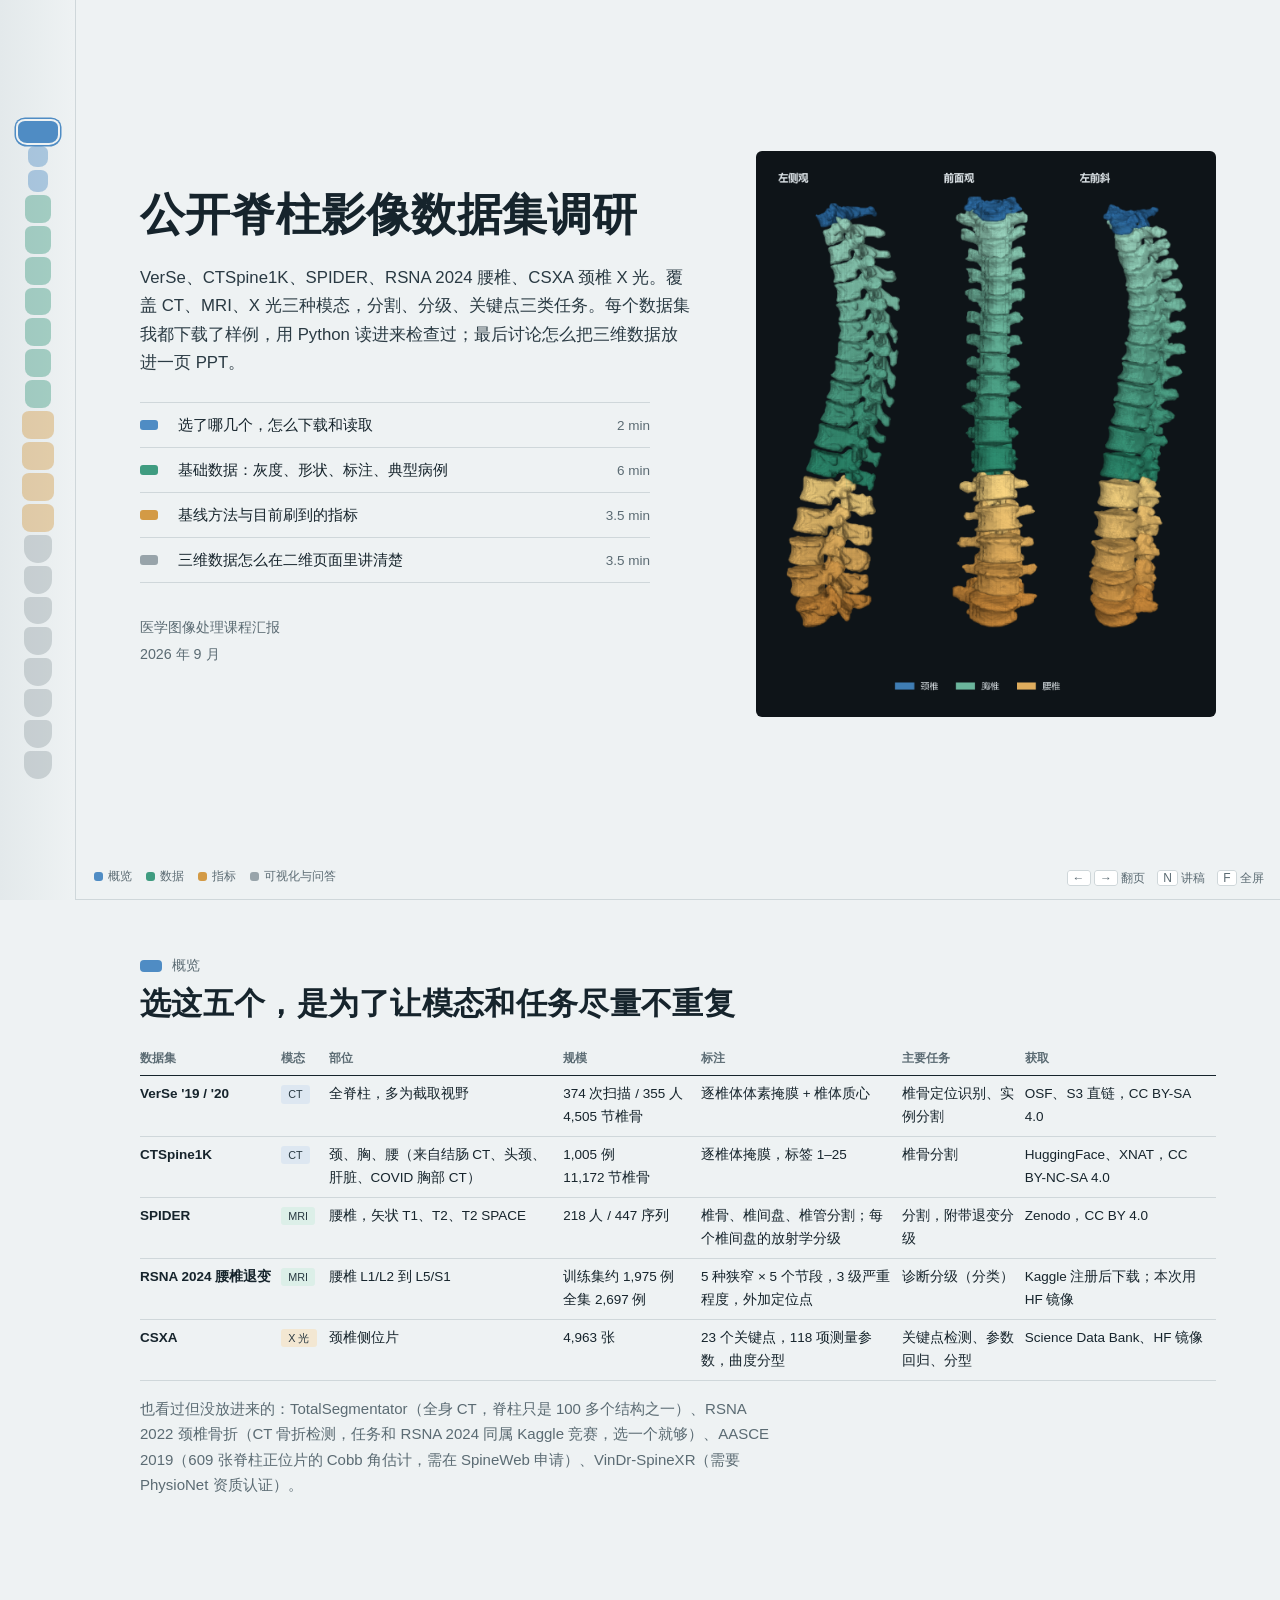
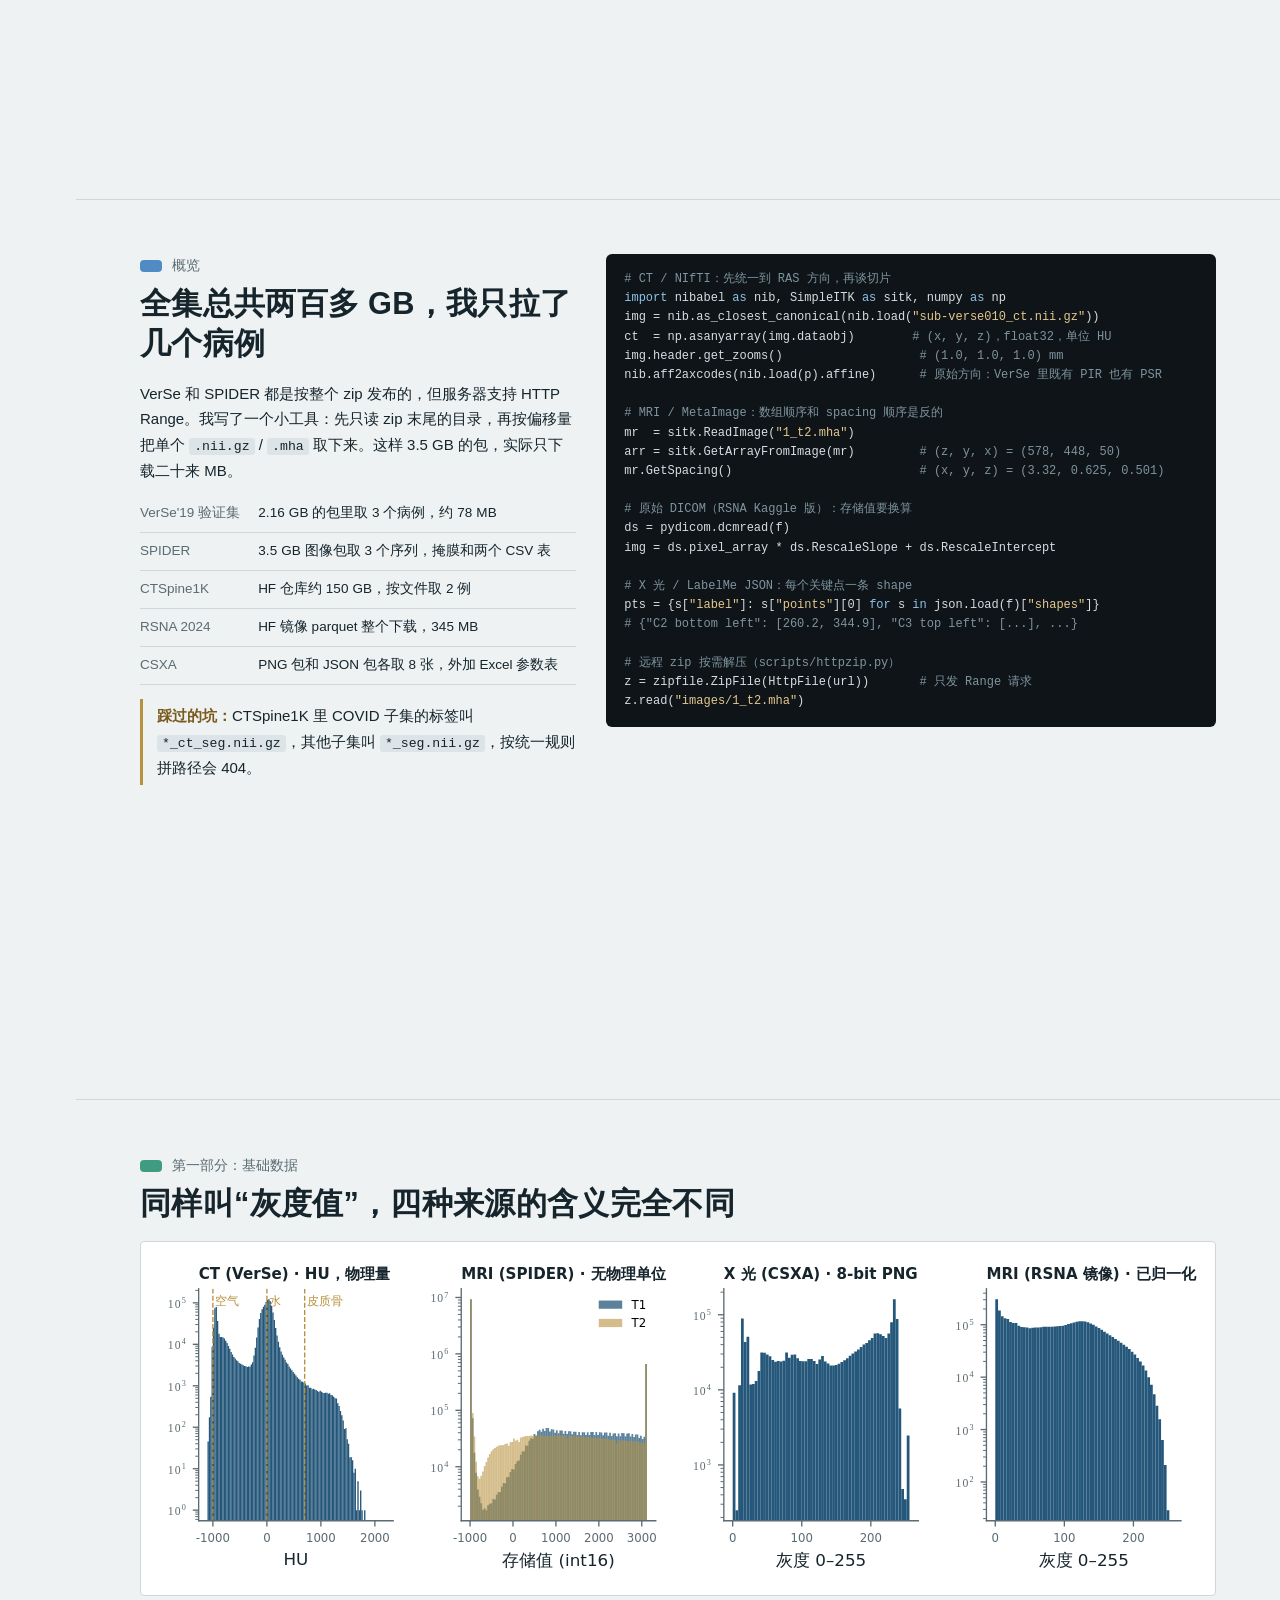
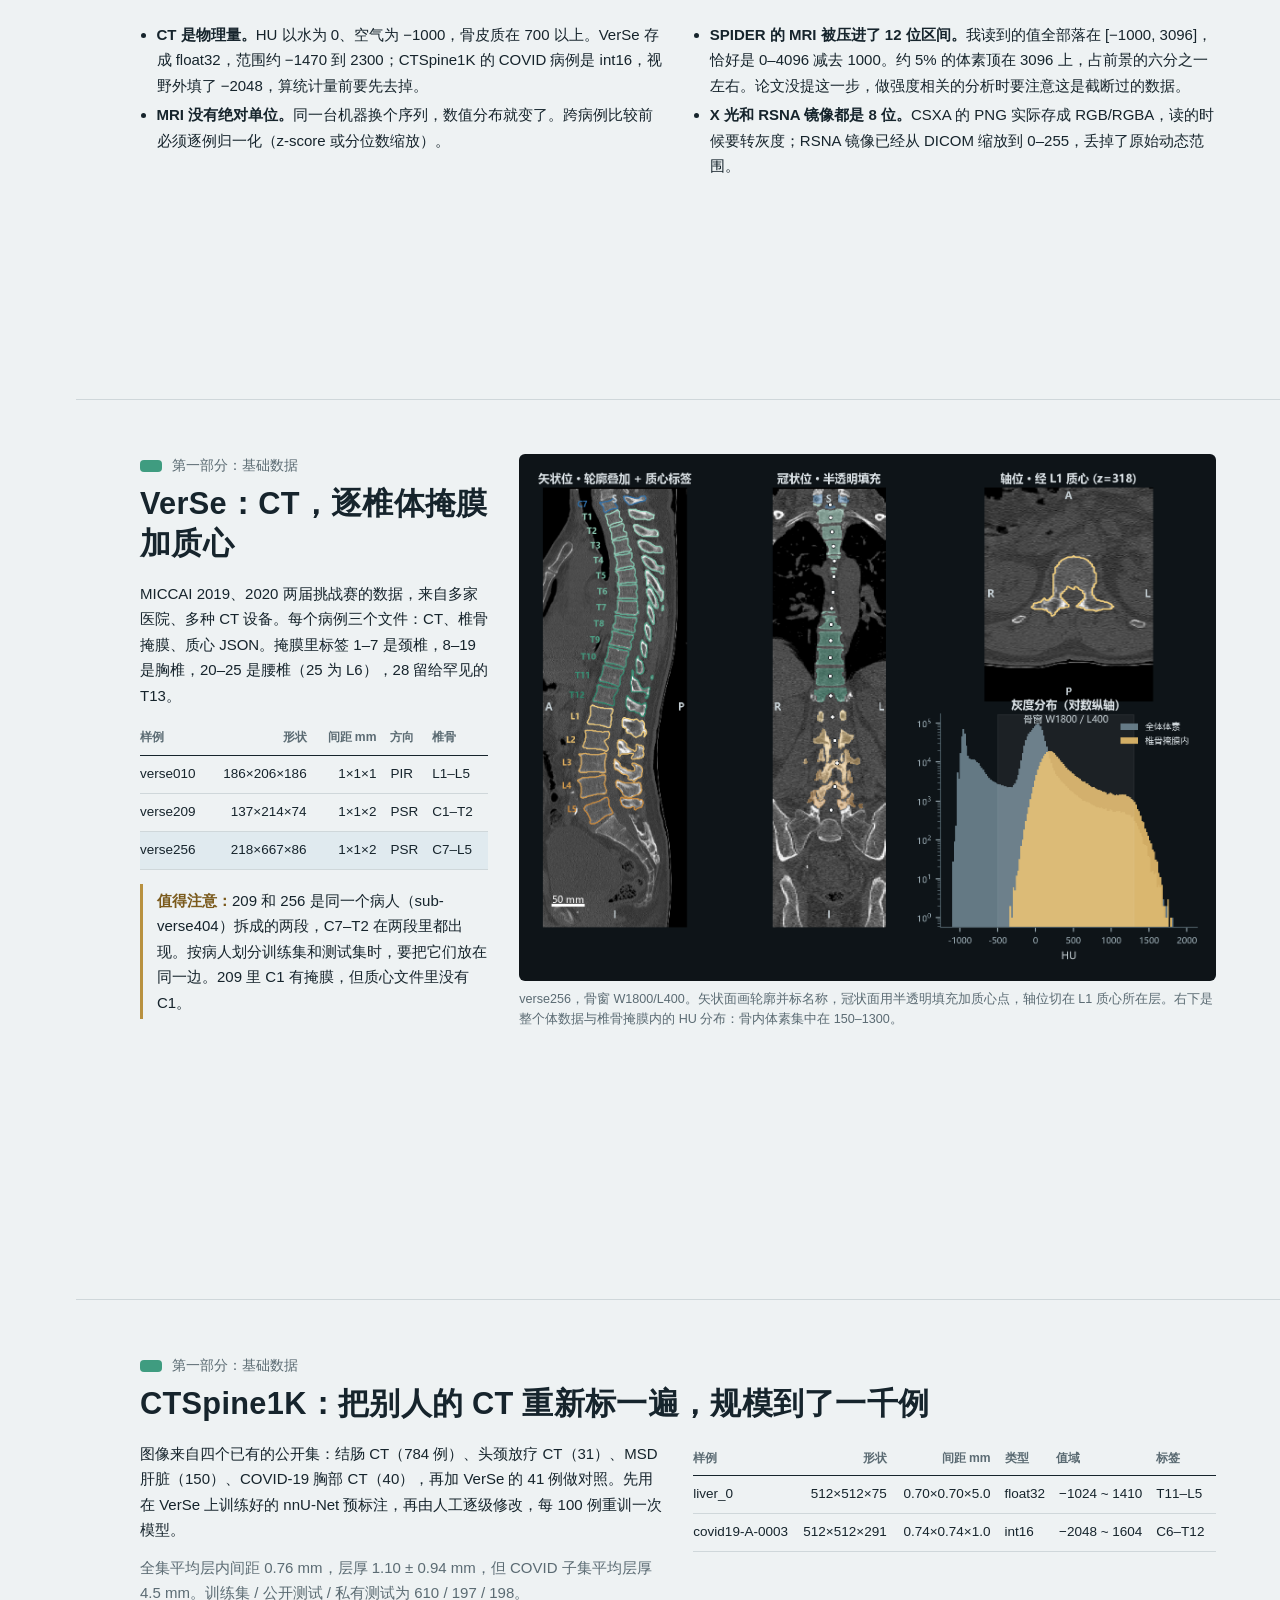
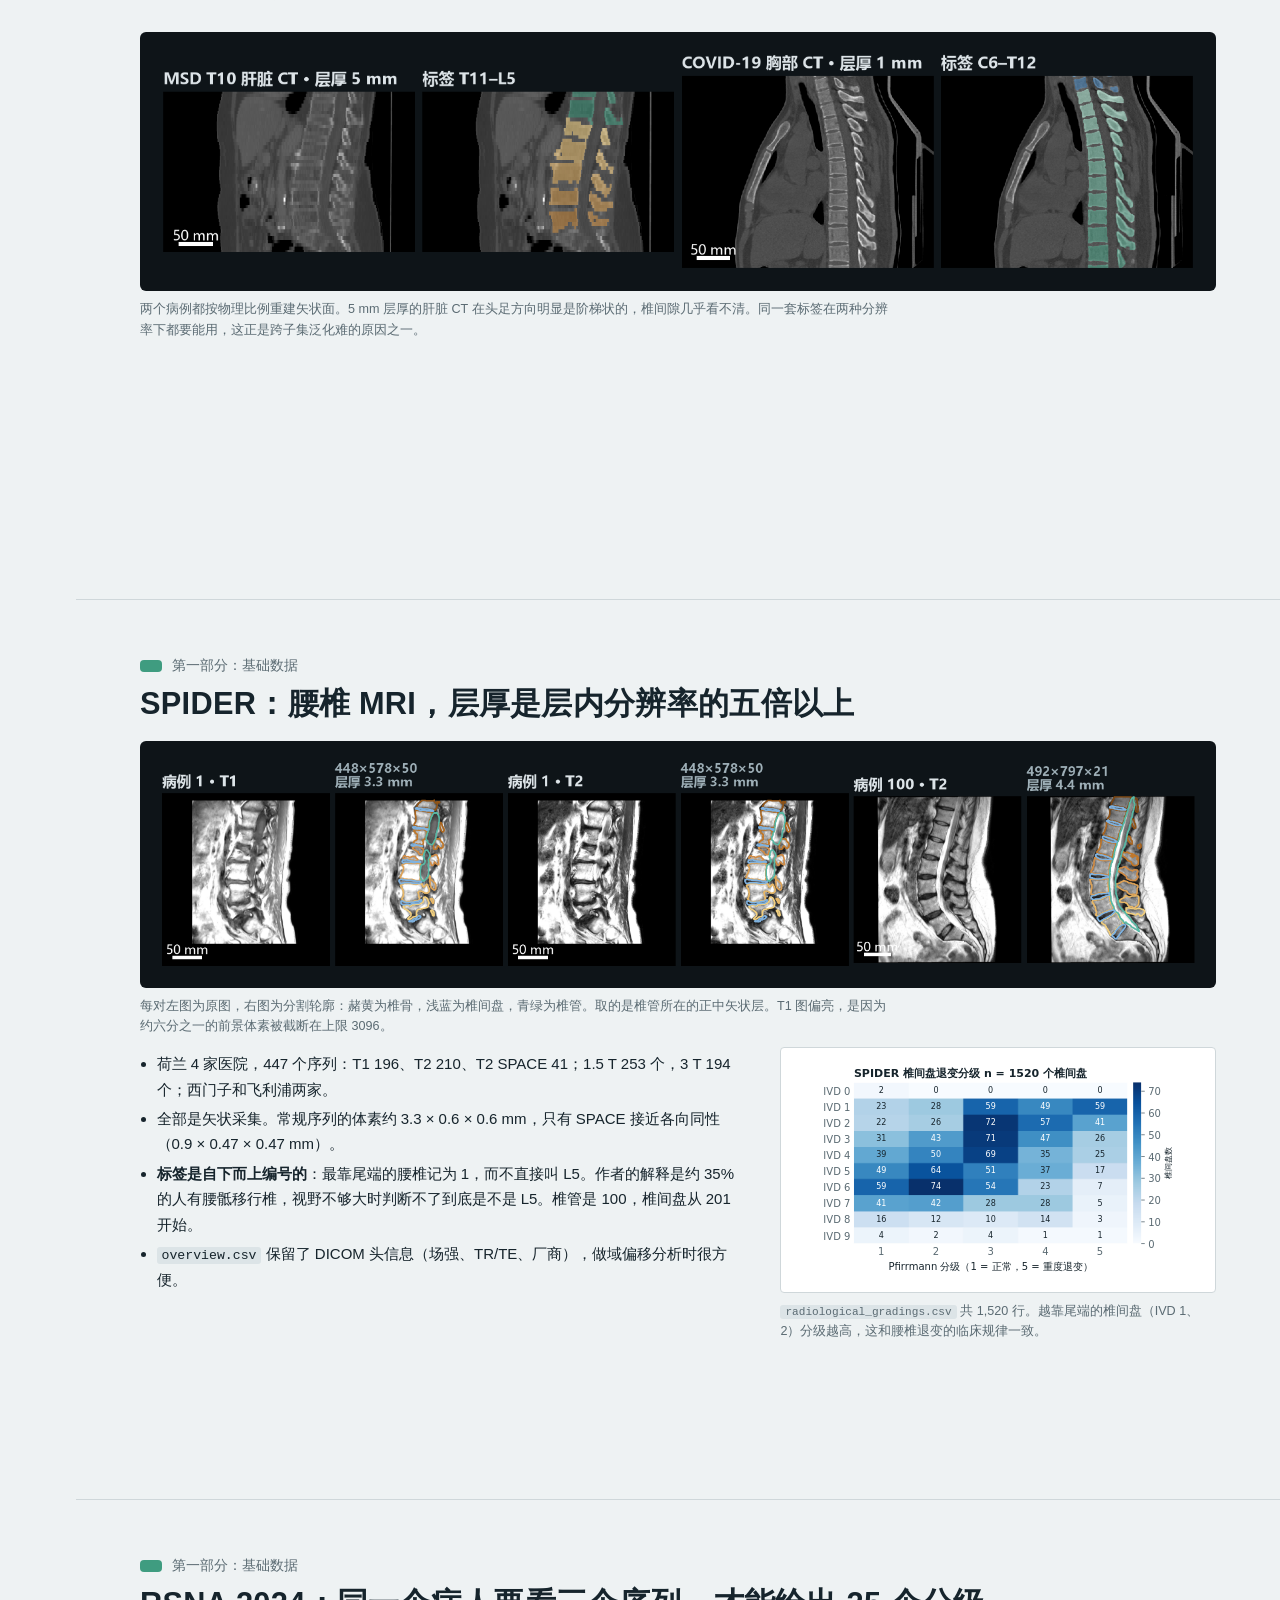
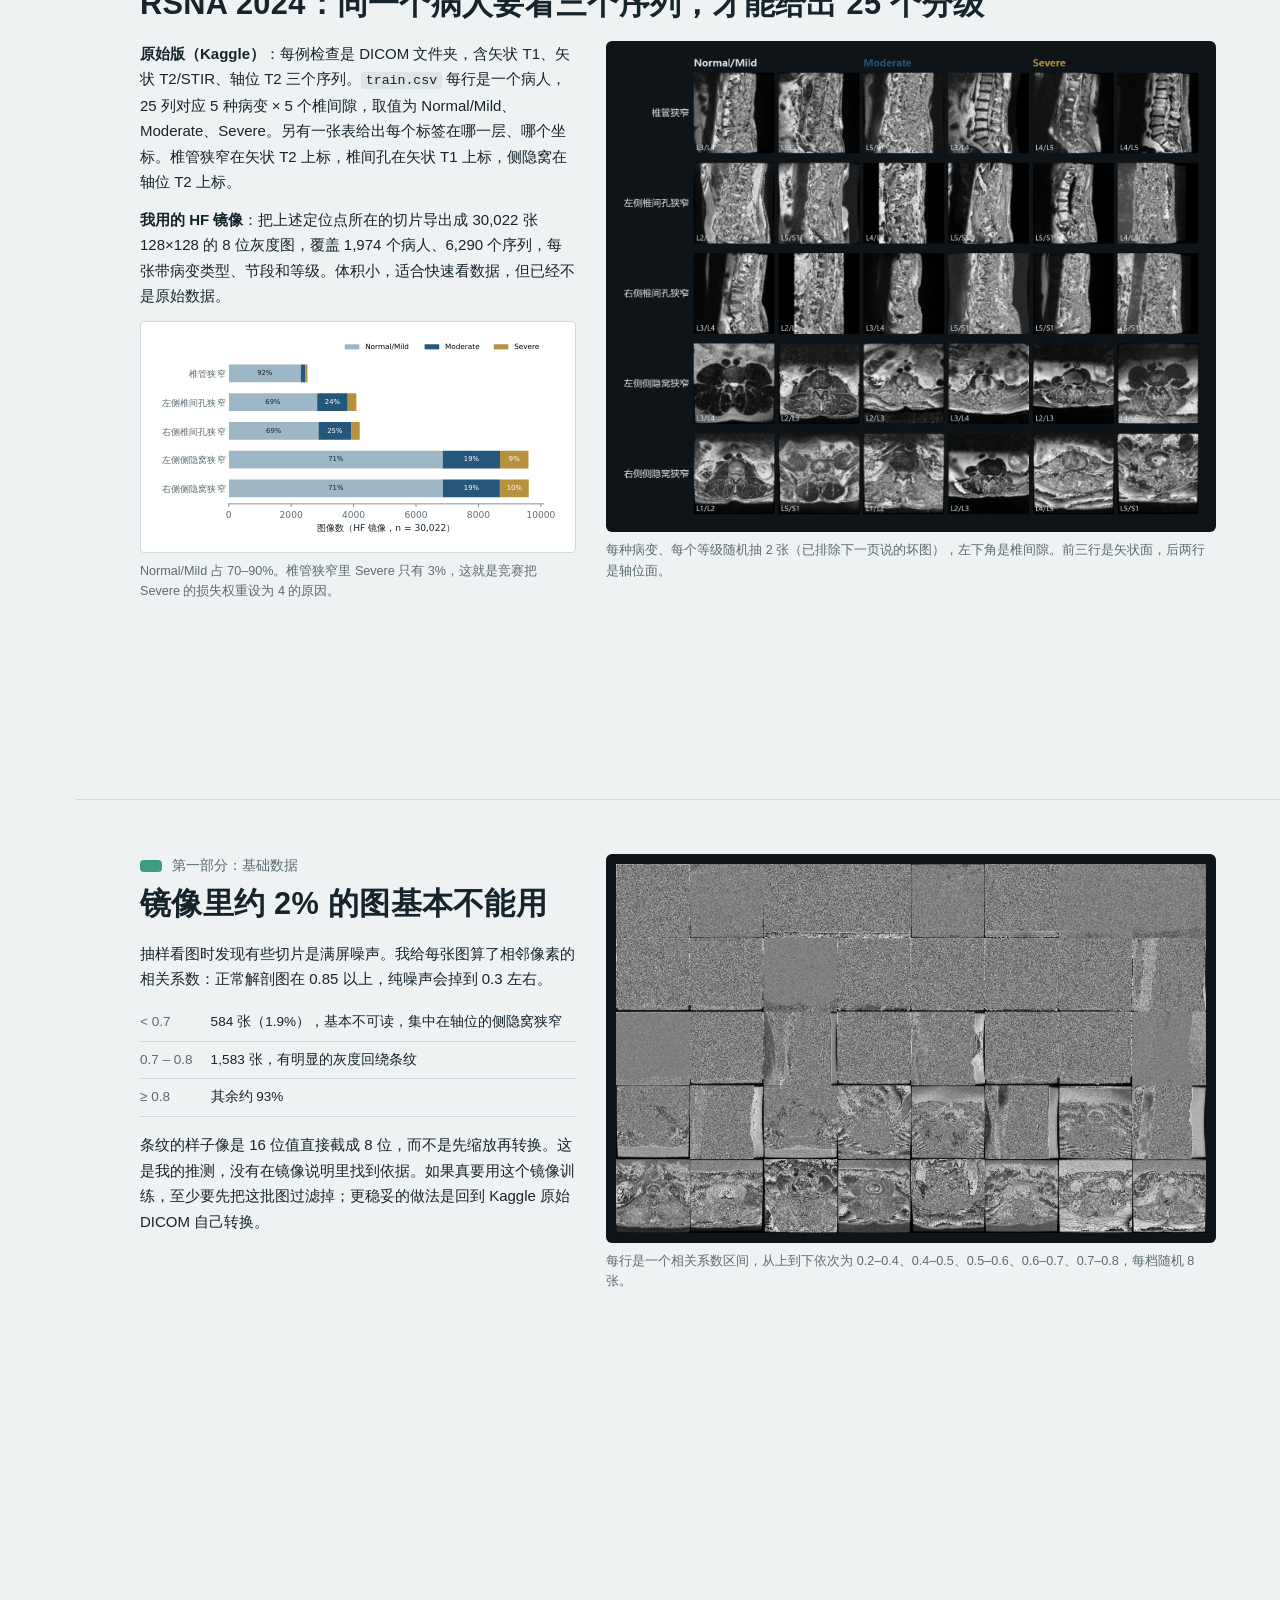
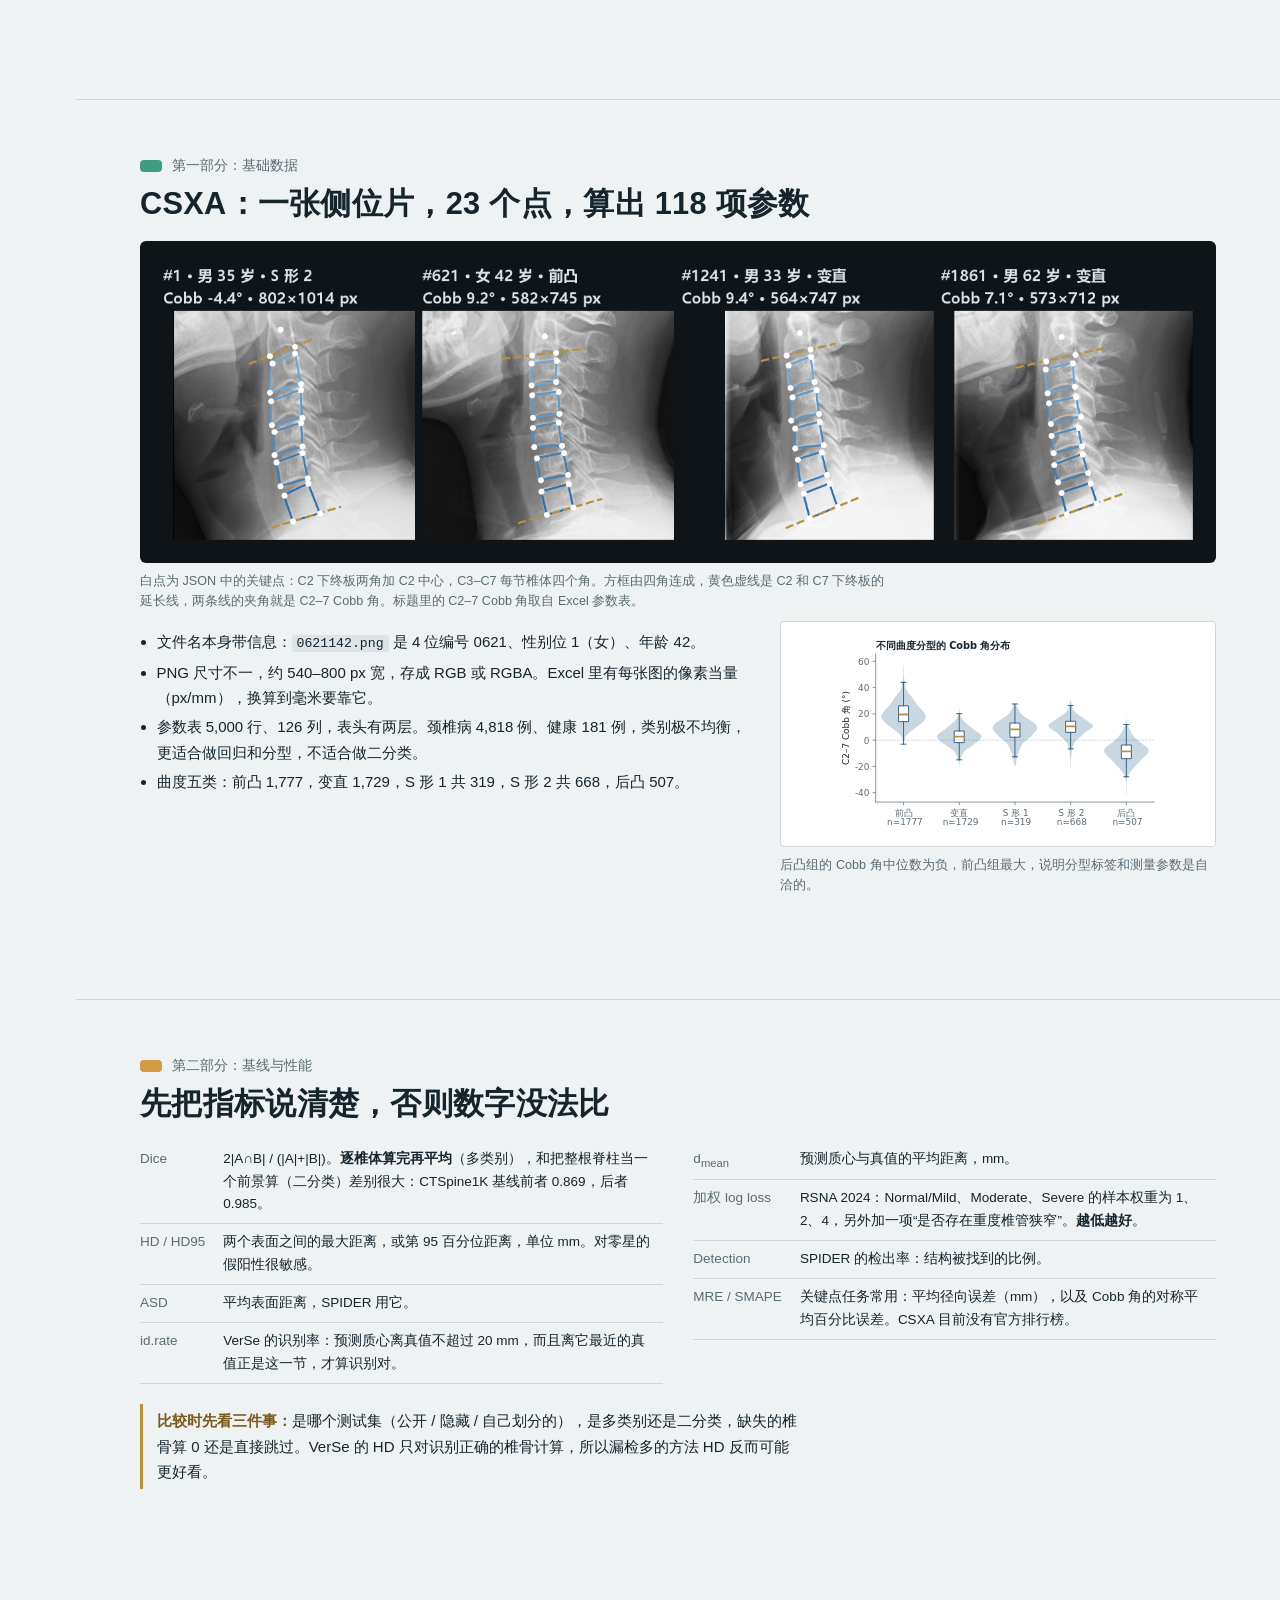
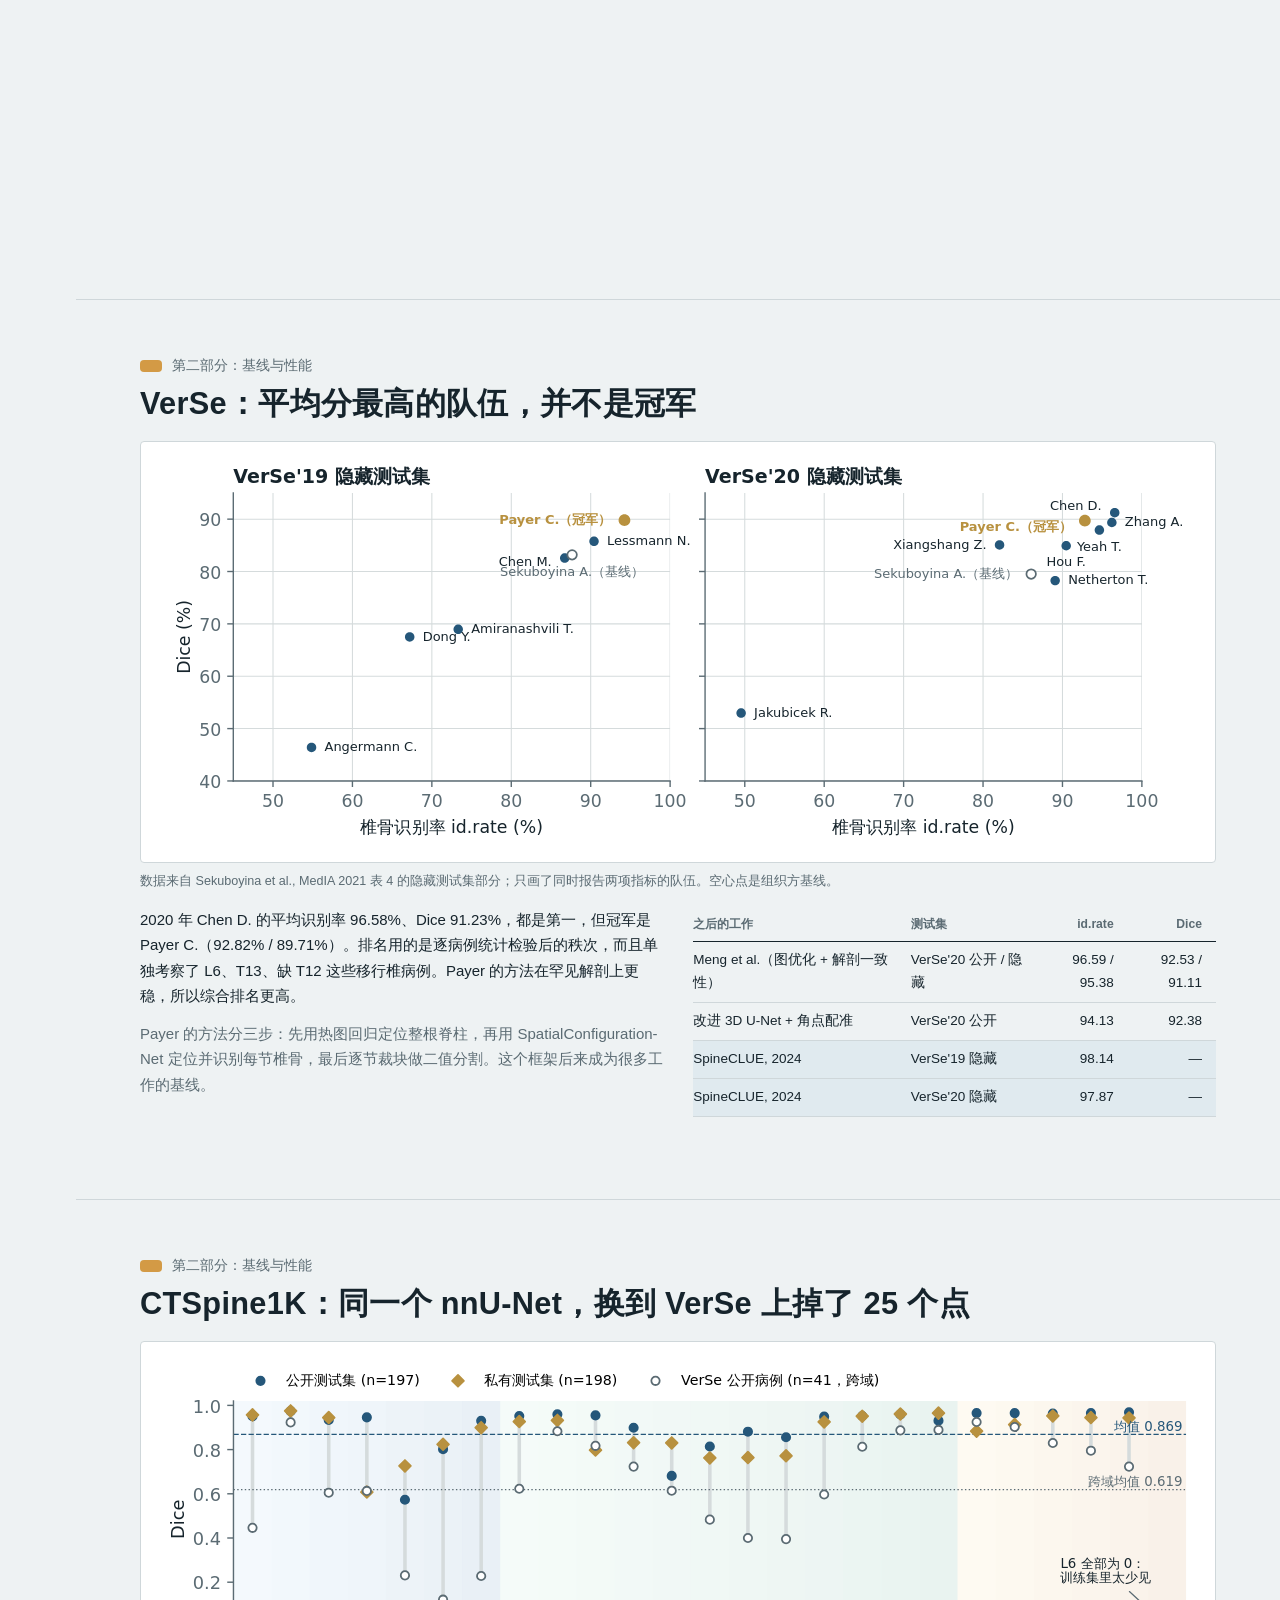
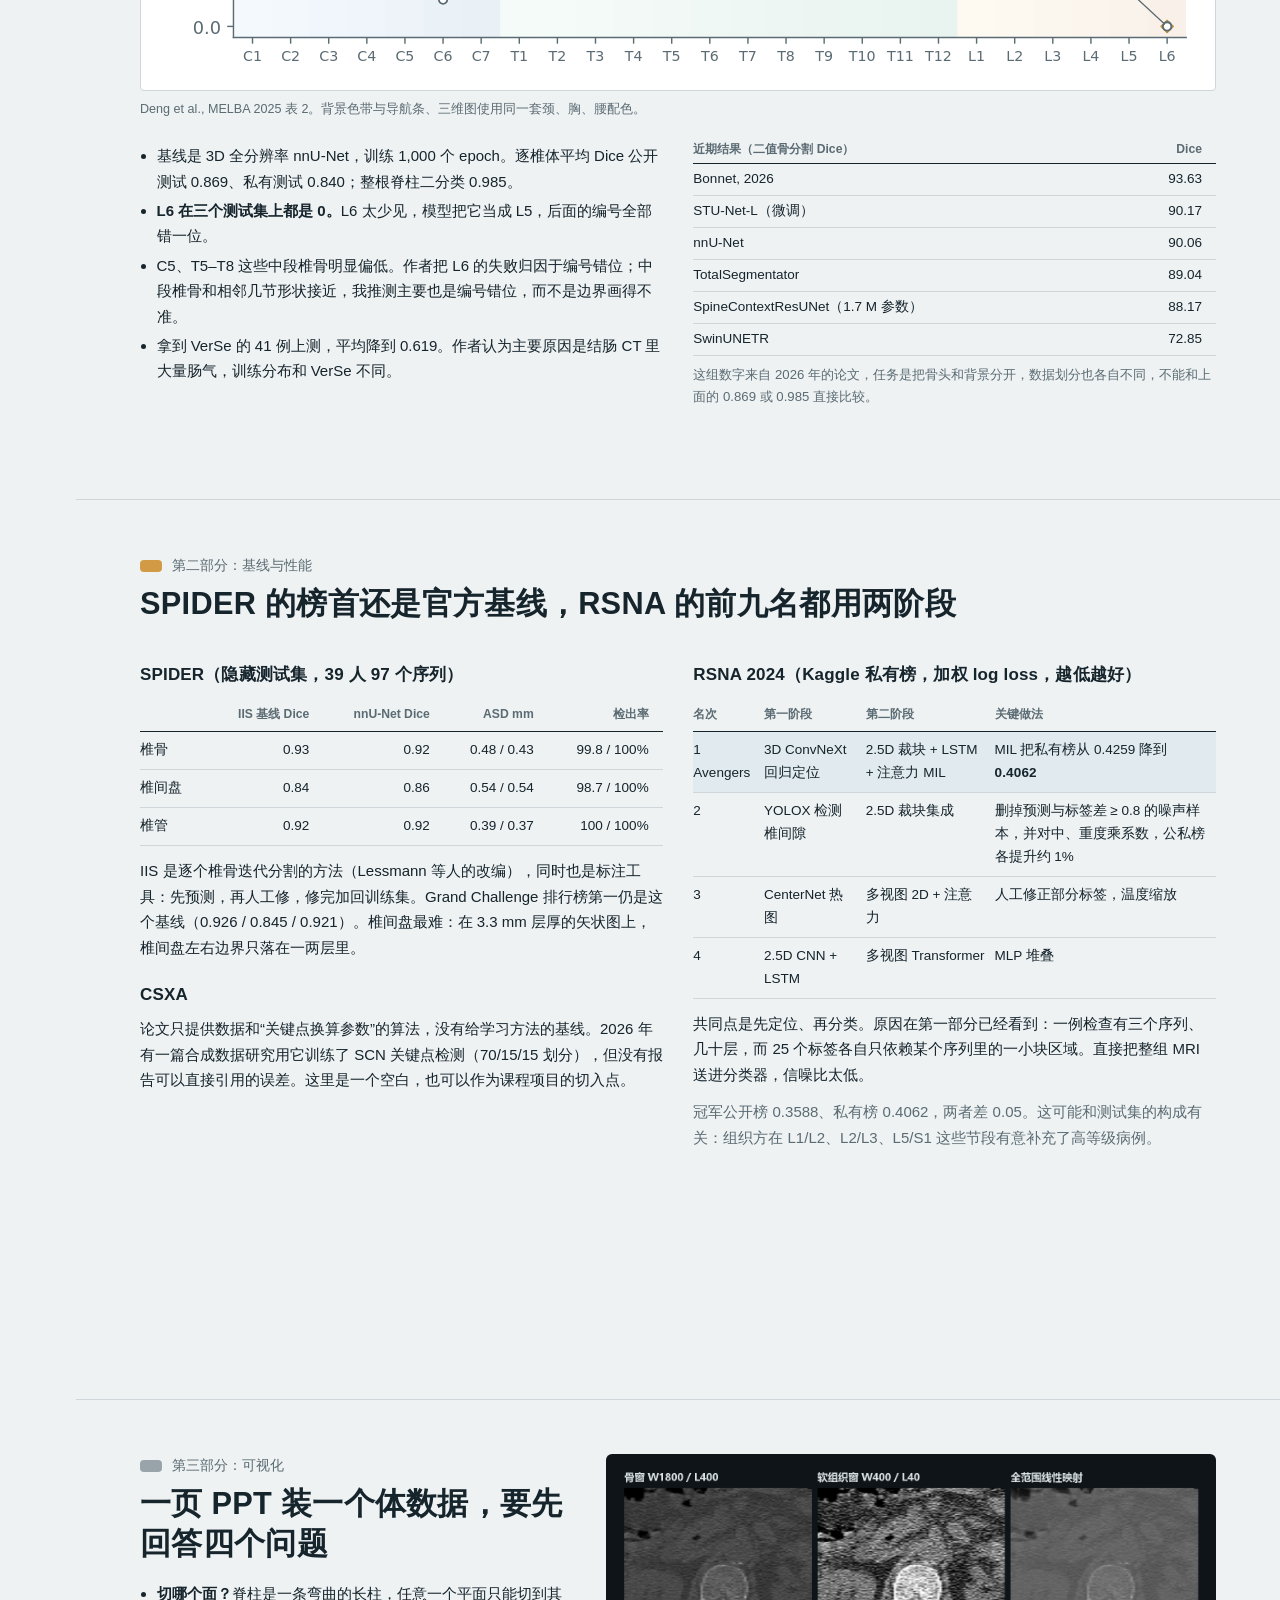
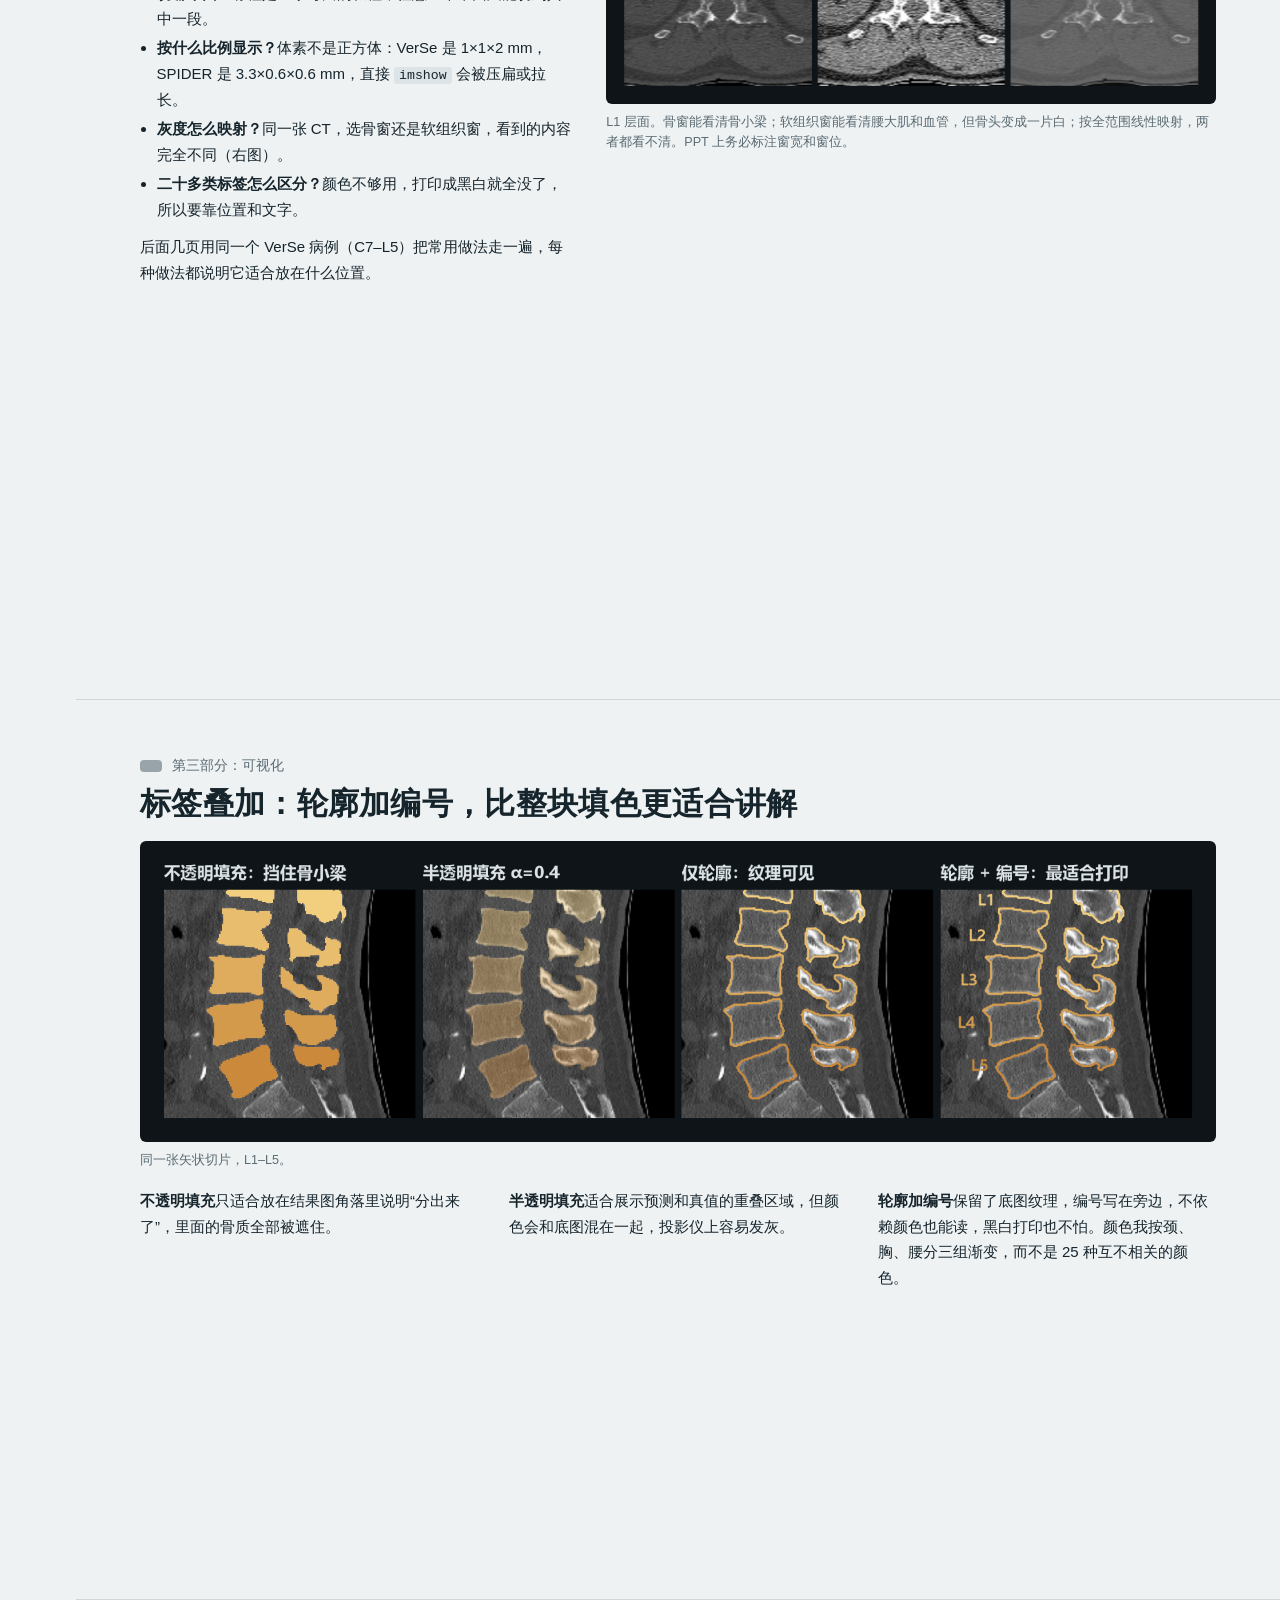
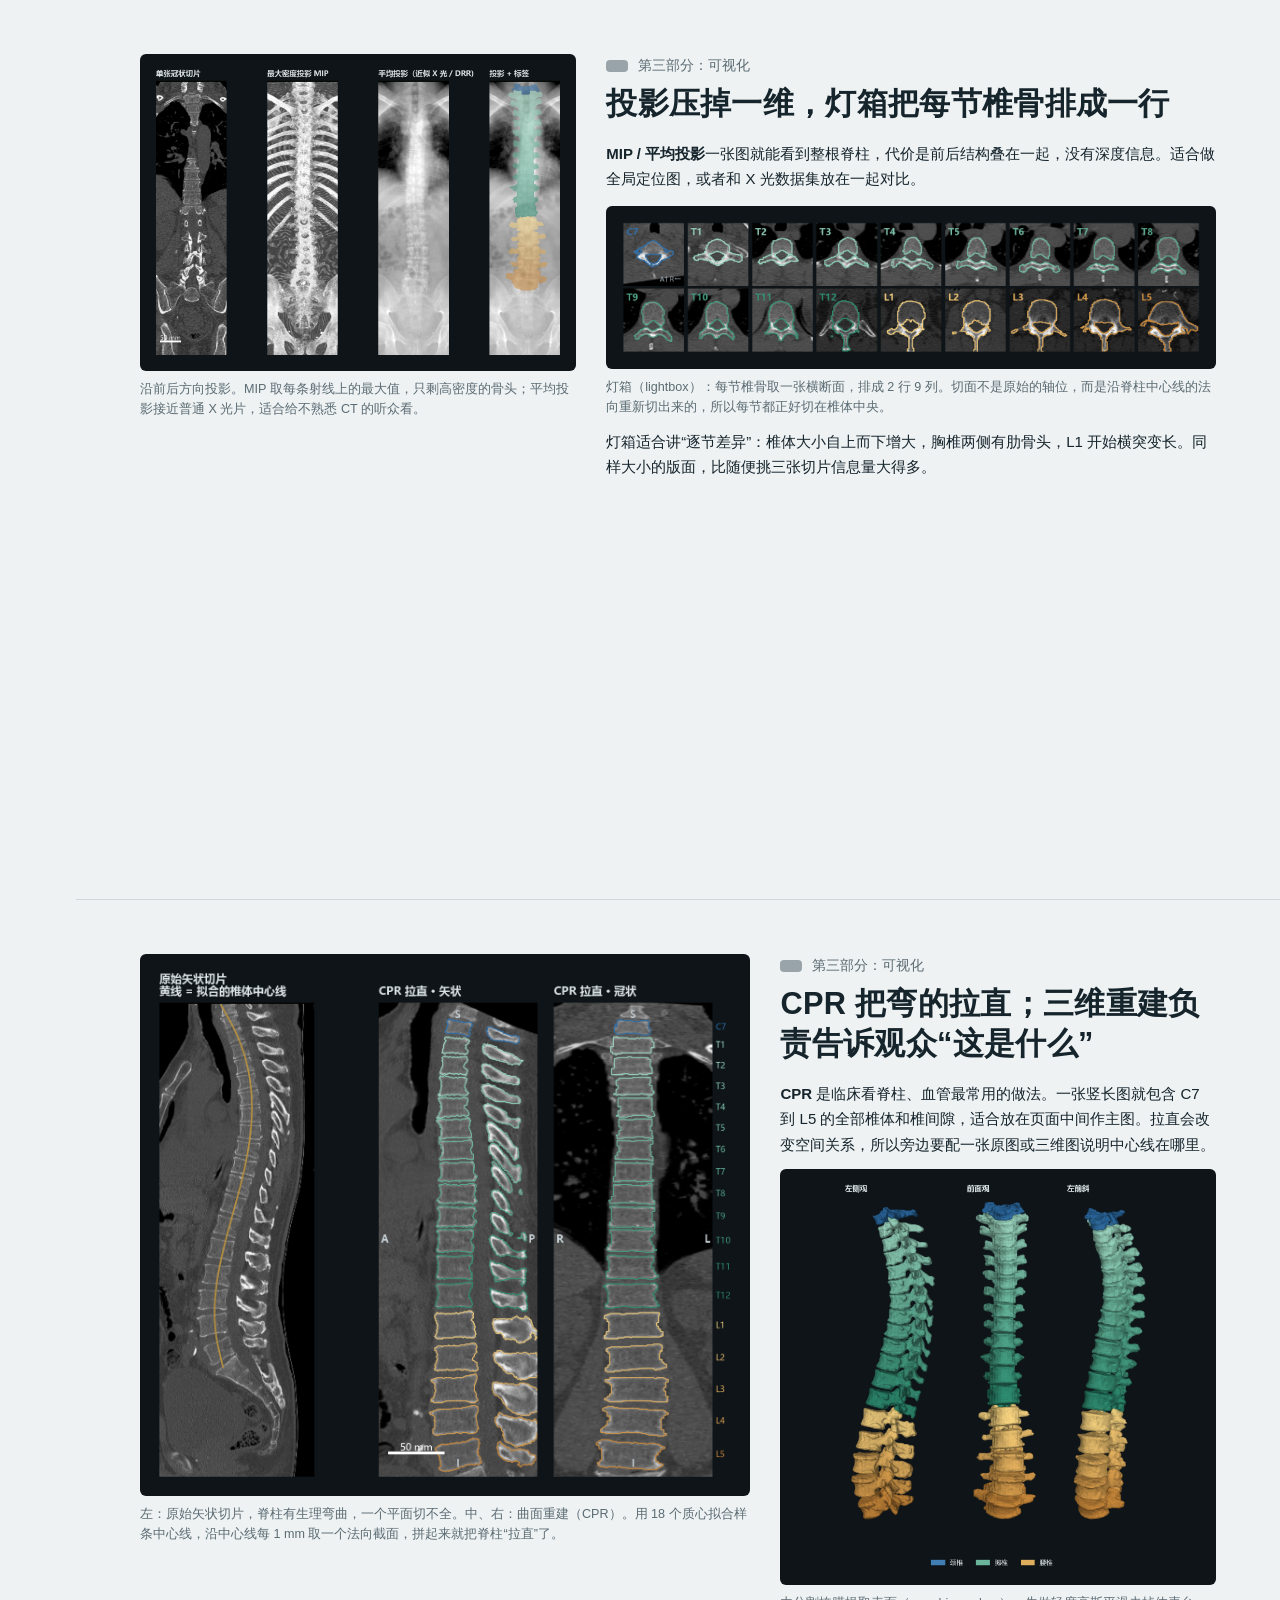
<file: picture_class/site/index.html>
<!doctype html>
<html lang="zh-CN">
<head>
<meta charset="utf-8">
<meta name="viewport" content="width=device-width, initial-scale=1">
<title>公开脊柱影像数据集调研</title>
<link rel="stylesheet" href="style.css">
</head>
<body>

<nav class="spine-nav" aria-label="幻灯片导航"></nav>
<div class="nav-key" aria-hidden="true">
  <span><i style="background:var(--cerv)"></i>概览</span>
  <span><i style="background:var(--thor)"></i>数据</span>
  <span><i style="background:var(--lumb)"></i>指标</span>
  <span><i style="background:var(--sacr)"></i>可视化与问答</span>
</div>
<div class="hint"><kbd>←</kbd> <kbd>→</kbd> 翻页　<kbd>N</kbd> 讲稿　<kbd>F</kbd> 全屏</div>

<main>

<!-- =============================================================== 1 cover -->
<section class="slide" id="cover" data-region="cerv" data-title="封面">
  <div class="inner cover">
    <div>
      <h1>公开脊柱影像数据集调研</h1>
      <p class="lede">VerSe、CTSpine1K、SPIDER、RSNA 2024 腰椎、CSXA 颈椎 X 光。覆盖 CT、MRI、X 光三种模态，分割、分级、关键点三类任务。每个数据集我都下载了样例，用 Python 读进来检查过；最后讨论怎么把三维数据放进一页 PPT。</p>
      <ol class="agenda">
        <li><i style="background:var(--cerv)"></i><span>选了哪几个，怎么下载和读取</span><span class="t">2 min</span></li>
        <li><i style="background:var(--thor)"></i><span>基础数据：灰度、形状、标注、典型病例</span><span class="t">6 min</span></li>
        <li><i style="background:var(--lumb)"></i><span>基线方法与目前刷到的指标</span><span class="t">3.5 min</span></li>
        <li><i style="background:var(--sacr)"></i><span>三维数据怎么在二维页面里讲清楚</span><span class="t">3.5 min</span></li>
      </ol>
      <p class="who"><span>医学图像处理课程汇报</span><span>2026 年 9 月</span></p>
    </div>
    <figure class="cover-fig">
      <img src="assets/viz_render3d.png" alt="VerSe 病例 C7 到 L5 的三维表面重建，颈椎蓝色、胸椎青绿、腰椎赭黄">
    </figure>
  </div>
  <aside class="notes">开场 20 秒：说明五个数据集的选择逻辑是模态和任务都不重复；右边这张是我从 VerSe 标注里重建出来的，后面第三部分会讲怎么做。</aside>
</section>

<!-- =============================================================== 2 overview -->
<section class="slide" id="overview" data-region="cerv" data-title="五个数据集一览">
  <div class="inner">
    <p class="part">概览</p>
    <h2>选这五个，是为了让模态和任务尽量不重复</h2>
    <div class="table-wrap">
    <table>
      <thead><tr><th>数据集</th><th>模态</th><th>部位</th><th>规模</th><th>标注</th><th>主要任务</th><th>获取</th></tr></thead>
      <tbody>
        <tr><td class="ds-name">VerSe '19 / '20</td><td><span class="tag ct">CT</span></td><td>全脊柱，多为截取视野</td><td class="sz">374 次扫描 / 355 人<br>4,505 节椎骨</td><td>逐椎体体素掩膜 + 椎体质心</td><td>椎骨定位识别、实例分割</td><td>OSF、S3 直链，CC BY-SA 4.0</td></tr>
        <tr><td class="ds-name">CTSpine1K</td><td><span class="tag ct">CT</span></td><td>颈、胸、腰（来自结肠 CT、头颈、肝脏、COVID 胸部 CT）</td><td class="sz">1,005 例<br>11,172 节椎骨</td><td>逐椎体掩膜，标签 1–25</td><td>椎骨分割</td><td>HuggingFace、XNAT，CC BY-NC-SA 4.0</td></tr>
        <tr><td class="ds-name">SPIDER</td><td><span class="tag mr">MRI</span></td><td>腰椎，矢状 T1、T2、T2 SPACE</td><td class="sz">218 人 / 447 序列</td><td>椎骨、椎间盘、椎管分割；每个椎间盘的放射学分级</td><td>分割，附带退变分级</td><td>Zenodo，CC BY 4.0</td></tr>
        <tr><td class="ds-name">RSNA 2024 腰椎退变</td><td><span class="tag mr">MRI</span></td><td>腰椎 L1/L2 到 L5/S1</td><td class="sz">训练集约 1,975 例<br>全集 2,697 例</td><td>5 种狭窄 × 5 个节段，3 级严重程度，外加定位点</td><td>诊断分级（分类）</td><td>Kaggle 注册后下载；本次用 HF 镜像</td></tr>
        <tr><td class="ds-name">CSXA</td><td><span class="tag xr">X 光</span></td><td>颈椎侧位片</td><td class="sz">4,963 张</td><td>23 个关键点，118 项测量参数，曲度分型</td><td>关键点检测、参数回归、分型</td><td>Science Data Bank、HF 镜像</td></tr>
      </tbody>
    </table>
    </div>
    <p class="muted" style="margin-top:1em">也看过但没放进来的：TotalSegmentator（全身 CT，脊柱只是 100 多个结构之一）、RSNA 2022 颈椎骨折（CT 骨折检测，任务和 RSNA 2024 同属 Kaggle 竞赛，选一个就够）、AASCE 2019（609 张脊柱正位片的 Cobb 角估计，需在 SpineWeb 申请）、VinDr-SpineXR（需要 PhysioNet 资质认证）。</p>
  </div>
  <aside class="notes">重点说右边两列：VerSe 和 CTSpine1K 都是 CT 分割，但数据来源不同，后面会看到跨数据集掉点很厉害。</aside>
</section>

<!-- =============================================================== 3 download & read -->
<section class="slide" id="howto" data-region="cerv" data-title="下载与读取">
  <div class="inner grid g-5-7">
    <div>
      <p class="part">概览</p>
      <h2>全集总共两百多 GB，我只拉了几个病例</h2>
      <p>VerSe 和 SPIDER 都是按整个 zip 发布的，但服务器支持 HTTP Range。我写了一个小工具：先只读 zip 末尾的目录，再按偏移量把单个 <code>.nii.gz</code> / <code>.mha</code> 取下来。这样 3.5 GB 的包，实际只下载二十来 MB。</p>
      <table class="kv">
        <tr><td>VerSe'19 验证集</td><td><span class="num">2.16 GB</span> 的包里取 3 个病例，约 <span class="num">78 MB</span></td></tr>
        <tr><td>SPIDER</td><td><span class="num">3.5 GB</span> 图像包取 3 个序列，掩膜和两个 CSV 表</td></tr>
        <tr><td>CTSpine1K</td><td>HF 仓库约 <span class="num">150 GB</span>，按文件取 2 例</td></tr>
        <tr><td>RSNA 2024</td><td>HF 镜像 parquet 整个下载，<span class="num">345 MB</span></td></tr>
        <tr><td>CSXA</td><td>PNG 包和 JSON 包各取 8 张，外加 Excel 参数表</td></tr>
      </table>
      <div class="finding"><b>踩过的坑：</b>CTSpine1K 里 COVID 子集的标签叫 <code>*_ct_seg.nii.gz</code>，其他子集叫 <code>*_seg.nii.gz</code>，按统一规则拼路径会 404。</div>
    </div>
<pre><span class="c"># CT / NIfTI：先统一到 RAS 方向，再谈切片</span>
<span class="k">import</span> nibabel <span class="k">as</span> nib, SimpleITK <span class="k">as</span> sitk, numpy <span class="k">as</span> np
img = nib.as_closest_canonical(nib.load(<span class="s">"sub-verse010_ct.nii.gz"</span>))
ct  = np.asanyarray(img.dataobj)        <span class="c"># (x, y, z)，float32，单位 HU</span>
img.header.get_zooms()                   <span class="c"># (1.0, 1.0, 1.0) mm</span>
nib.aff2axcodes(nib.load(p).affine)      <span class="c"># 原始方向：VerSe 里既有 PIR 也有 PSR</span>

<span class="c"># MRI / MetaImage：数组顺序和 spacing 顺序是反的</span>
mr  = sitk.ReadImage(<span class="s">"1_t2.mha"</span>)
arr = sitk.GetArrayFromImage(mr)         <span class="c"># (z, y, x) = (578, 448, 50)</span>
mr.GetSpacing()                          <span class="c"># (x, y, z) = (3.32, 0.625, 0.501)</span>

<span class="c"># 原始 DICOM（RSNA Kaggle 版）：存储值要换算</span>
ds = pydicom.dcmread(f)
img = ds.pixel_array * ds.RescaleSlope + ds.RescaleIntercept

<span class="c"># X 光 / LabelMe JSON：每个关键点一条 shape</span>
pts = {s[<span class="s">"label"</span>]: s[<span class="s">"points"</span>][0] <span class="k">for</span> s <span class="k">in</span> json.load(f)[<span class="s">"shapes"</span>]}
<span class="c"># {"C2 bottom left": [260.2, 344.9], "C3 top left": [...], ...}</span>

<span class="c"># 远程 zip 按需解压（scripts/httpzip.py）</span>
z = zipfile.ZipFile(HttpFile(url))       <span class="c"># 只发 Range 请求</span>
z.read(<span class="s">"images/1_t2.mha"</span>)</pre>
  </div>
  <aside class="notes">这页不用逐行讲，点两个坑：SimpleITK 数组顺序是 zyx；VerSe 每个病例方向不一样，不统一方向直接取 arr[:, :, k] 得到的切面在不同病例里是不同方向的。</aside>
</section>

<!-- =============================================================== 4 intensity -->
<section class="slide" id="gray" data-region="thor" data-title="灰度级对比">
  <div class="inner">
    <p class="part">第一部分：基础数据</p>
    <h2>同样叫“灰度值”，四种来源的含义完全不同</h2>
    <figure class="chart"><img src="assets/intensity_compare.svg" alt="CT、MRI、X 光、RSNA 镜像四种数据的灰度直方图"></figure>
    <div class="grid g-2" style="margin-top:18px">
      <ul class="tight">
        <li><b>CT 是物理量。</b>HU 以水为 0、空气为 −1000，骨皮质在 700 以上。VerSe 存成 float32，范围约 −1470 到 2300；CTSpine1K 的 COVID 病例是 int16，视野外填了 −2048，算统计量前要先去掉。</li>
        <li><b>MRI 没有绝对单位。</b>同一台机器换个序列，数值分布就变了。跨病例比较前必须逐例归一化（z-score 或分位数缩放）。</li>
      </ul>
      <ul class="tight">
        <li><b>SPIDER 的 MRI 被压进了 12 位区间。</b>我读到的值全部落在 [−1000, 3096]，恰好是 0–4096 减去 1000。约 5% 的体素顶在 3096 上，占前景的六分之一左右。论文没提这一步，做强度相关的分析时要注意这是截断过的数据。</li>
        <li><b>X 光和 RSNA 镜像都是 8 位。</b>CSXA 的 PNG 实际存成 RGB/RGBA，读的时候要转灰度；RSNA 镜像已经从 DICOM 缩放到 0–255，丢掉了原始动态范围。</li>
      </ul>
    </div>
  </div>
  <aside class="notes">这页是后面所有页的基础：灰度含义不同，决定了预处理和可视化时的窗宽窗位怎么选。SPIDER 的截断是我自己看数据发现的，可以作为一个小亮点讲。</aside>
</section>

<!-- =============================================================== 5 VerSe -->
<section class="slide" id="verse" data-region="thor" data-title="VerSe">
  <div class="inner grid g-4-8">
    <div>
      <p class="part">第一部分：基础数据</p>
      <h2>VerSe：CT，逐椎体掩膜加质心</h2>
      <p>MICCAI 2019、2020 两届挑战赛的数据，来自多家医院、多种 CT 设备。每个病例三个文件：CT、椎骨掩膜、质心 JSON。掩膜里标签 1–7 是颈椎，8–19 是胸椎，20–25 是腰椎（25 为 L6），28 留给罕见的 T13。</p>
      <table>
        <thead><tr><th>样例</th><th class="n">形状</th><th class="n">间距 mm</th><th>方向</th><th>椎骨</th></tr></thead>
        <tbody>
          <tr><td>verse010</td><td class="n">186×206×186</td><td class="n">1×1×1</td><td>PIR</td><td>L1–L5</td></tr>
          <tr><td>verse209</td><td class="n">137×214×74</td><td class="n">1×1×2</td><td>PSR</td><td>C1–T2</td></tr>
          <tr class="hl"><td>verse256</td><td class="n">218×667×86</td><td class="n">1×1×2</td><td>PSR</td><td>C7–L5</td></tr>
        </tbody>
      </table>
      <div class="finding"><b>值得注意：</b>209 和 256 是同一个病人（sub-verse404）拆成的两段，C7–T2 在两段里都出现。按病人划分训练集和测试集时，要把它们放在同一边。209 里 C1 有掩膜，但质心文件里没有 C1。</div>
    </div>
    <figure>
      <div class="plate"><img src="assets/verse_ortho.png" alt="VerSe 病例矢状、冠状、轴位三视图及灰度直方图"></div>
      <figcaption>verse256，骨窗 W1800/L400。矢状面画轮廓并标名称，冠状面用半透明填充加质心点，轴位切在 L1 质心所在层。右下是整个体数据与椎骨掩膜内的 HU 分布：骨内体素集中在 150–1300。</figcaption>
    </figure>
  </div>
  <aside class="notes">提一句“质心”：VerSe 的识别率指标就是看预测质心是否离真值 20 mm 以内并且最近，所以质心标注和掩膜一样重要。</aside>
</section>

<!-- =============================================================== 6 CTSpine1K -->
<section class="slide" id="ctspine" data-region="thor" data-title="CTSpine1K">
  <div class="inner">
    <p class="part">第一部分：基础数据</p>
    <h2>CTSpine1K：把别人的 CT 重新标一遍，规模到了一千例</h2>
    <div class="grid g-2">
      <div>
        <p>图像来自四个已有的公开集：结肠 CT（784 例）、头颈放疗 CT（31）、MSD 肝脏（150）、COVID-19 胸部 CT（40），再加 VerSe 的 41 例做对照。先用在 VerSe 上训练好的 nnU-Net 预标注，再由人工逐级修改，每 100 例重训一次模型。</p>
        <p class="muted">全集平均层内间距 0.76 mm，层厚 1.10 ± 0.94 mm，但 COVID 子集平均层厚 4.5 mm。训练集 / 公开测试 / 私有测试为 610 / 197 / 198。</p>
      </div>
      <div>
        <table>
          <thead><tr><th>样例</th><th class="n">形状</th><th class="n">间距 mm</th><th>类型</th><th>值域</th><th>标签</th></tr></thead>
          <tbody>
            <tr><td>liver_0</td><td class="n">512×512×75</td><td class="n">0.70×0.70×5.0</td><td>float32</td><td class="n">−1024 ~ 1410</td><td>T11–L5</td></tr>
            <tr><td>covid19-A-0003</td><td class="n">512×512×291</td><td class="n">0.74×0.74×1.0</td><td>int16</td><td class="n">−2048 ~ 1604</td><td>C6–T12</td></tr>
          </tbody>
        </table>
      </div>
    </div>
    <figure style="margin-top:14px">
      <div class="plate"><img src="assets/ctspine_compare.png" alt="CTSpine1K 两个病例的矢状重建，对比 5 mm 与 1 mm 层厚"></div>
      <figcaption>两个病例都按物理比例重建矢状面。5 mm 层厚的肝脏 CT 在头足方向明显是阶梯状的，椎间隙几乎看不清。同一套标签在两种分辨率下都要能用，这正是跨子集泛化难的原因之一。</figcaption>
    </figure>
  </div>
  <aside class="notes">对比 VerSe：VerSe 多是只截脊柱的小视野，CTSpine1K 保留了整个腹部胸部，所以肠道气体、器官都在图里，这个差别会在第二部分的跨域结果里体现出来。</aside>
</section>

<!-- =============================================================== 7 SPIDER -->
<section class="slide" id="spider" data-region="thor" data-title="SPIDER">
  <div class="inner">
    <p class="part">第一部分：基础数据</p>
    <h2>SPIDER：腰椎 MRI，层厚是层内分辨率的五倍以上</h2>
    <figure>
      <div class="plate"><img src="assets/spider_t1t2.png" alt="SPIDER 两个病例的 T1、T2 矢状面及分割轮廓"></div>
      <figcaption>每对左图为原图，右图为分割轮廓：赭黄为椎骨，浅蓝为椎间盘，青绿为椎管。取的是椎管所在的正中矢状层。T1 图偏亮，是因为约六分之一的前景体素被截断在上限 3096。</figcaption>
    </figure>
    <div class="grid g-7-5" style="margin-top:10px">
      <div>
        <ul class="tight">
          <li>荷兰 4 家医院，447 个序列：T1 196、T2 210、T2 SPACE 41；1.5 T 253 个，3 T 194 个；西门子和飞利浦两家。</li>
          <li>全部是矢状采集。常规序列的体素约 3.3 × 0.6 × 0.6 mm，只有 SPACE 接近各向同性（0.9 × 0.47 × 0.47 mm）。</li>
          <li><b>标签是自下而上编号的</b>：最靠尾端的腰椎记为 1，而不直接叫 L5。作者的解释是约 35% 的人有腰骶移行椎，视野不够大时判断不了到底是不是 L5。椎管是 100，椎间盘从 201 开始。</li>
          <li><code>overview.csv</code> 保留了 DICOM 头信息（场强、TR/TE、厂商），做域偏移分析时很方便。</li>
        </ul>
      </div>
      <figure>
        <div class="chart"><img style="max-height:220px" src="assets/spider_grades.svg" alt="SPIDER 椎间盘 Pfirrmann 分级分布热图"></div>
        <figcaption><code>radiological_gradings.csv</code> 共 1,520 行。越靠尾端的椎间盘（IVD 1、2）分级越高，这和腰椎退变的临床规律一致。</figcaption>
      </figure>
    </div>
  </div>
  <aside class="notes">SPIDER 的独特之处是分割和分级同时有，可以做“先分割再分级”的流程。标签自下而上编号这一点经常被问。</aside>
</section>

<!-- =============================================================== 8 RSNA -->
<section class="slide" id="rsna" data-region="thor" data-title="RSNA 2024 腰椎">
  <div class="inner">
    <p class="part">第一部分：基础数据</p>
    <h2>RSNA 2024：同一个病人要看三个序列，才能给出 25 个分级</h2>
    <div class="grid g-5-7">
      <div>
        <p><b>原始版（Kaggle）</b>：每例检查是 DICOM 文件夹，含矢状 T1、矢状 T2/STIR、轴位 T2 三个序列。<code>train.csv</code> 每行是一个病人，25 列对应 5 种病变 × 5 个椎间隙，取值为 Normal/Mild、Moderate、Severe。另有一张表给出每个标签在哪一层、哪个坐标。椎管狭窄在矢状 T2 上标，椎间孔在矢状 T1 上标，侧隐窝在轴位 T2 上标。</p>
        <p><b>我用的 HF 镜像</b>：把上述定位点所在的切片导出成 30,022 张 128×128 的 8 位灰度图，覆盖 1,974 个病人、6,290 个序列，每张带病变类型、节段和等级。体积小，适合快速看数据，但已经不是原始数据。</p>
        <figure style="margin-top:10px">
          <div class="chart"><img src="assets/rsna_dist.svg" alt="五种病变的严重程度分布"></div>
          <figcaption>Normal/Mild 占 70–90%。椎管狭窄里 Severe 只有 3%，这就是竞赛把 Severe 的损失权重设为 4 的原因。</figcaption>
        </figure>
      </div>
      <figure>
        <div class="plate"><img src="assets/rsna_grid.png" alt="RSNA 镜像中五种病变、三个等级的示例图像"></div>
        <figcaption>每种病变、每个等级随机抽 2 张（已排除下一页说的坏图），左下角是椎间隙。前三行是矢状面，后两行是轴位面。</figcaption>
      </figure>
    </div>
  </div>
  <aside class="notes">强调“一个病人 25 个标签、来自三个不同序列”：这决定了主流方案都是两阶段，先定位椎间隙，再裁小块分类。</aside>
</section>

<!-- =============================================================== 9 RSNA quality -->
<section class="slide" id="rsna-qc" data-region="thor" data-title="镜像数据质量">
  <div class="inner grid g-5-7">
    <div>
      <p class="part">第一部分：基础数据</p>
      <h2>镜像里约 2% 的图基本不能用</h2>
      <p>抽样看图时发现有些切片是满屏噪声。我给每张图算了相邻像素的相关系数：正常解剖图在 0.85 以上，纯噪声会掉到 0.3 左右。</p>
      <table class="kv">
        <tr><td>&lt; 0.7</td><td><span class="num">584</span> 张（1.9%），基本不可读，集中在轴位的侧隐窝狭窄</td></tr>
        <tr><td>0.7 – 0.8</td><td><span class="num">1,583</span> 张，有明显的灰度回绕条纹</td></tr>
        <tr><td>&ge; 0.8</td><td>其余约 93%</td></tr>
      </table>
      <p style="margin-top:1em">条纹的样子像是 16 位值直接截成 8 位，而不是先缩放再转换。这是我的推测，没有在镜像说明里找到依据。如果真要用这个镜像训练，至少要先把这批图过滤掉；更稳妥的做法是回到 Kaggle 原始 DICOM 自己转换。</p>
    </div>
    <figure>
      <div class="plate"><img src="assets/rsna_quality.png" alt="按相关系数分档的镜像图像抽样"></div>
      <figcaption>每行是一个相关系数区间，从上到下依次为 0.2–0.4、0.4–0.5、0.5–0.6、0.6–0.7、0.7–0.8，每档随机 8 张。</figcaption>
    </figure>
  </div>
  <aside class="notes">这页用来说明“下载下来要先看”。第二名团队也发现了标签噪声，删掉高损失样本后提升了约 1%，可以和下一部分联系起来。</aside>
</section>

<!-- =============================================================== 10 CSXA -->
<section class="slide" id="csxa" data-region="thor" data-title="CSXA 颈椎 X 光">
  <div class="inner">
    <p class="part">第一部分：基础数据</p>
    <h2>CSXA：一张侧位片，23 个点，算出 118 项参数</h2>
    <figure>
      <div class="plate"><img src="assets/csxa_xray.png" alt="四张颈椎侧位 X 光及关键点标注"></div>
      <figcaption>白点为 JSON 中的关键点：C2 下终板两角加 C2 中心，C3–C7 每节椎体四个角。方框由四角连成，黄色虚线是 C2 和 C7 下终板的延长线，两条线的夹角就是 C2–7 Cobb 角。标题里的 C2–7 Cobb 角取自 Excel 参数表。</figcaption>
    </figure>
    <div class="grid g-7-5" style="margin-top:10px">
      <ul class="tight">
        <li>文件名本身带信息：<code>0621142.png</code> 是 4 位编号 0621、性别位 1（女）、年龄 42。</li>
        <li>PNG 尺寸不一，约 540–800 px 宽，存成 RGB 或 RGBA。Excel 里有每张图的像素当量（px/mm），换算到毫米要靠它。</li>
        <li>参数表 5,000 行、126 列，表头有两层。颈椎病 4,818 例、健康 181 例，类别极不均衡，更适合做回归和分型，不适合做二分类。</li>
        <li>曲度五类：前凸 1,777，变直 1,729，S 形 1 共 319，S 形 2 共 668，后凸 507。</li>
      </ul>
      <figure>
        <div class="chart"><img style="max-height:200px" src="assets/csxa_cobb.svg" alt="各曲度分型的 C2-7 Cobb 角分布"></div>
        <figcaption>后凸组的 Cobb 角中位数为负，前凸组最大，说明分型标签和测量参数是自洽的。</figcaption>
      </figure>
    </div>
  </div>
  <aside class="notes">X 光这块只有 CSXA 能直接下载，所以选它。它的价值在于参数表：点位标注可以直接换算成临床用的角度和距离。</aside>
</section>

<!-- =============================================================== 11 metrics -->
<section class="slide" id="metrics" data-region="lumb" data-title="指标怎么读">
  <div class="inner">
    <p class="part">第二部分：基线与性能</p>
    <h2>先把指标说清楚，否则数字没法比</h2>
    <div class="grid g-2">
      <table class="kv">
        <tr><td>Dice</td><td>2|A∩B| / (|A|+|B|)。<b>逐椎体算完再平均</b>（多类别），和把整根脊柱当一个前景算（二分类）差别很大：CTSpine1K 基线前者 0.869，后者 0.985。</td></tr>
        <tr><td>HD / HD95</td><td>两个表面之间的最大距离，或第 95 百分位距离，单位 mm。对零星的假阳性很敏感。</td></tr>
        <tr><td>ASD</td><td>平均表面距离，SPIDER 用它。</td></tr>
        <tr><td>id.rate</td><td>VerSe 的识别率：预测质心离真值不超过 20 mm，而且离它最近的真值正是这一节，才算识别对。</td></tr>
      </table>
      <table class="kv">
        <tr><td>d<sub>mean</sub></td><td>预测质心与真值的平均距离，mm。</td></tr>
        <tr><td>加权 log loss</td><td>RSNA 2024：Normal/Mild、Moderate、Severe 的样本权重为 1、2、4，另外加一项“是否存在重度椎管狭窄”。<b>越低越好</b>。</td></tr>
        <tr><td>Detection</td><td>SPIDER 的检出率：结构被找到的比例。</td></tr>
        <tr><td>MRE / SMAPE</td><td>关键点任务常用：平均径向误差（mm），以及 Cobb 角的对称平均百分比误差。CSXA 目前没有官方排行榜。</td></tr>
      </table>
    </div>
    <div class="finding" style="margin-top:20px"><b>比较时先看三件事：</b>是哪个测试集（公开 / 隐藏 / 自己划分的），是多类别还是二分类，缺失的椎骨算 0 还是直接跳过。VerSe 的 HD 只对识别正确的椎骨计算，所以漏检多的方法 HD 反而可能更好看。</div>
  </div>
  <aside class="notes">这页讲慢一点。尤其 Dice 的两种算法，后面 CTSpine1K 的数字就是例子。</aside>
</section>

<!-- =============================================================== 12 VerSe results -->
<section class="slide" id="verse-res" data-region="lumb" data-title="VerSe 排行">
  <div class="inner">
    <p class="part">第二部分：基线与性能</p>
    <h2>VerSe：平均分最高的队伍，并不是冠军</h2>
    <figure class="short">
      <div class="chart"><img src="assets/verse_leader.svg" alt="VerSe 2019 和 2020 隐藏测试集上各队识别率与 Dice 散点图"></div>
      <figcaption>数据来自 Sekuboyina et al., MedIA 2021 表 4 的隐藏测试集部分；只画了同时报告两项指标的队伍。空心点是组织方基线。</figcaption>
    </figure>
    <div class="grid g-2" style="margin-top:16px">
      <div>
        <p>2020 年 Chen D. 的平均识别率 96.58%、Dice 91.23%，都是第一，但冠军是 Payer C.（92.82% / 89.71%）。排名用的是逐病例统计检验后的秩次，而且单独考察了 L6、T13、缺 T12 这些移行椎病例。Payer 的方法在罕见解剖上更稳，所以综合排名更高。</p>
        <p class="muted">Payer 的方法分三步：先用热图回归定位整根脊柱，再用 SpatialConfiguration-Net 定位并识别每节椎骨，最后逐节裁块做二值分割。这个框架后来成为很多工作的基线。</p>
      </div>
      <table>
        <thead><tr><th>之后的工作</th><th>测试集</th><th class="n">id.rate</th><th class="n">Dice</th></tr></thead>
        <tbody>
          <tr><td>Meng et al.（图优化 + 解剖一致性）</td><td>VerSe'20 公开 / 隐藏</td><td class="n">96.59 / 95.38</td><td class="n">92.53 / 91.11</td></tr>
          <tr><td>改进 3D U-Net + 角点配准</td><td>VerSe'20 公开</td><td class="n">94.13</td><td class="n">92.38</td></tr>
          <tr class="hl"><td>SpineCLUE, 2024</td><td>VerSe'19 隐藏</td><td class="n">98.14</td><td class="n">—</td></tr>
          <tr class="hl"><td>SpineCLUE, 2024</td><td>VerSe'20 隐藏</td><td class="n">97.87</td><td class="n">—</td></tr>
        </tbody>
      </table>
    </div>
  </div>
  <aside class="notes">核心信息：Dice 已经在 91–92 附近饱和，近几年的进步主要在识别率，也就是“这节到底是 T12 还是 L1”，难点是移行椎。</aside>
</section>

<!-- =============================================================== 13 CTSpine results -->
<section class="slide" id="ctspine-res" data-region="lumb" data-title="CTSpine1K 结果">
  <div class="inner">
    <p class="part">第二部分：基线与性能</p>
    <h2>CTSpine1K：同一个 nnU-Net，换到 VerSe 上掉了 25 个点</h2>
    <figure class="short">
      <div class="chart"><img src="assets/ctspine_pervert.svg" alt="CTSpine1K nnU-Net 逐椎体 Dice"></div>
      <figcaption>Deng et al., MELBA 2025 表 2。背景色带与导航条、三维图使用同一套颈、胸、腰配色。</figcaption>
    </figure>
    <div class="grid g-2" style="margin-top:16px">
      <ul class="tight">
        <li>基线是 3D 全分辨率 nnU-Net，训练 1,000 个 epoch。逐椎体平均 Dice 公开测试 0.869、私有测试 0.840；整根脊柱二分类 0.985。</li>
        <li><b>L6 在三个测试集上都是 0。</b>L6 太少见，模型把它当成 L5，后面的编号全部错一位。</li>
        <li>C5、T5–T8 这些中段椎骨明显偏低。作者把 L6 的失败归因于编号错位；中段椎骨和相邻几节形状接近，我推测主要也是编号错位，而不是边界画得不准。</li>
        <li>拿到 VerSe 的 41 例上测，平均降到 0.619。作者认为主要原因是结肠 CT 里大量肠气，训练分布和 VerSe 不同。</li>
      </ul>
      <div>
        <table class="compact">
          <thead><tr><th>近期结果（二值骨分割 Dice）</th><th class="n">Dice</th></tr></thead>
          <tbody>
            <tr><td>Bonnet, 2026</td><td class="n">93.63</td></tr>
            <tr><td>STU-Net-L（微调）</td><td class="n">90.17</td></tr>
            <tr><td>nnU-Net</td><td class="n">90.06</td></tr>
            <tr><td>TotalSegmentator</td><td class="n">89.04</td></tr>
            <tr><td>SpineContextResUNet（1.7 M 参数）</td><td class="n">88.17</td></tr>
            <tr><td>SwinUNETR</td><td class="n">72.85</td></tr>
          </tbody>
        </table>
        <p class="muted" style="margin-top:.6em;font-size:.88em">这组数字来自 2026 年的论文，任务是把骨头和背景分开，数据划分也各自不同，不能和上面的 0.869 或 0.985 直接比较。</p>
      </div>
    </div>
  </div>
  <aside class="notes">这页想说明两件事：一是椎骨“识别”比“分割”难；二是跨数据集泛化差，这对应第一部分看到的视野和层厚差异。</aside>
</section>

<!-- =============================================================== 14 SPIDER + RSNA + CSXA results -->
<section class="slide" id="other-res" data-region="lumb" data-title="SPIDER / RSNA / CSXA 结果">
  <div class="inner">
    <p class="part">第二部分：基线与性能</p>
    <h2>SPIDER 的榜首还是官方基线，RSNA 的前九名都用两阶段</h2>
    <div class="grid g-2">
      <div>
        <h3>SPIDER（隐藏测试集，39 人 97 个序列）</h3>
        <table>
          <thead><tr><th></th><th class="n">IIS 基线 Dice</th><th class="n">nnU-Net Dice</th><th class="n">ASD mm</th><th class="n">检出率</th></tr></thead>
          <tbody>
            <tr><td>椎骨</td><td class="n">0.93</td><td class="n">0.92</td><td class="n">0.48 / 0.43</td><td class="n">99.8 / 100%</td></tr>
            <tr><td>椎间盘</td><td class="n">0.84</td><td class="n">0.86</td><td class="n">0.54 / 0.54</td><td class="n">98.7 / 100%</td></tr>
            <tr><td>椎管</td><td class="n">0.92</td><td class="n">0.92</td><td class="n">0.39 / 0.37</td><td class="n">100 / 100%</td></tr>
          </tbody>
        </table>
        <p style="margin-top:.8em">IIS 是逐个椎骨迭代分割的方法（Lessmann 等人的改编），同时也是标注工具：先预测，再人工修，修完加回训练集。Grand Challenge 排行榜第一仍是这个基线（0.926 / 0.845 / 0.921）。椎间盘最难：在 3.3 mm 层厚的矢状图上，椎间盘左右边界只落在一两层里。</p>
        <h3>CSXA</h3>
        <p>论文只提供数据和“关键点换算参数”的算法，没有给学习方法的基线。2026 年有一篇合成数据研究用它训练了 SCN 关键点检测（70/15/15 划分），但没有报告可以直接引用的误差。这里是一个空白，也可以作为课程项目的切入点。</p>
      </div>
      <div>
        <h3>RSNA 2024（Kaggle 私有榜，加权 log loss，越低越好）</h3>
        <table>
          <thead><tr><th>名次</th><th>第一阶段</th><th>第二阶段</th><th>关键做法</th></tr></thead>
          <tbody>
            <tr class="hl"><td>1 Avengers</td><td>3D ConvNeXt 回归定位</td><td>2.5D 裁块 + LSTM + 注意力 MIL</td><td>MIL 把私有榜从 0.4259 降到 <b class="num">0.4062</b></td></tr>
            <tr><td>2</td><td>YOLOX 检测椎间隙</td><td>2.5D 裁块集成</td><td>删掉预测与标签差 ≥ 0.8 的噪声样本，并对中、重度乘系数，公私榜各提升约 1%</td></tr>
            <tr><td>3</td><td>CenterNet 热图</td><td>多视图 2D + 注意力</td><td>人工修正部分标签，温度缩放</td></tr>
            <tr><td>4</td><td>2.5D CNN + LSTM</td><td>多视图 Transformer</td><td>MLP 堆叠</td></tr>
          </tbody>
        </table>
        <p style="margin-top:.8em">共同点是先定位、再分类。原因在第一部分已经看到：一例检查有三个序列、几十层，而 25 个标签各自只依赖某个序列里的一小块区域。直接把整组 MRI 送进分类器，信噪比太低。</p>
        <p class="muted">冠军公开榜 0.3588、私有榜 0.4062，两者差 0.05。这可能和测试集的构成有关：组织方在 L1/L2、L2/L3、L5/S1 这些节段有意补充了高等级病例。</p>
      </div>
    </div>
  </div>
  <aside class="notes">RSNA 这部分可以联系第一部分的数据质量：第二名发现训练标签有噪声，第三名手工修标签，说明大规模众包标注本身就是瓶颈。</aside>
</section>

<!-- =============================================================== 15 viz problem -->
<section class="slide" id="viz-why" data-region="sacr" data-title="三维放进二维">
  <div class="inner grid g-5-7">
    <div>
      <p class="part">第三部分：可视化</p>
      <h2>一页 PPT 装一个体数据，要先回答四个问题</h2>
      <ul class="tight">
        <li><b>切哪个面？</b>脊柱是一条弯曲的长柱，任意一个平面只能切到其中一段。</li>
        <li><b>按什么比例显示？</b>体素不是正方体：VerSe 是 1×1×2 mm，SPIDER 是 3.3×0.6×0.6 mm，直接 <code>imshow</code> 会被压扁或拉长。</li>
        <li><b>灰度怎么映射？</b>同一张 CT，选骨窗还是软组织窗，看到的内容完全不同（右图）。</li>
        <li><b>二十多类标签怎么区分？</b>颜色不够用，打印成黑白就全没了，所以要靠位置和文字。</li>
      </ul>
      <p>后面几页用同一个 VerSe 病例（C7–L5）把常用做法走一遍，每种做法都说明它适合放在什么位置。</p>
    </div>
    <figure>
      <div class="plate"><img src="assets/viz_windows.png" alt="同一张轴位 CT 在三种窗宽窗位下的效果"></div>
      <figcaption>L1 层面。骨窗能看清骨小梁；软组织窗能看清腰大肌和血管，但骨头变成一片白；按全范围线性映射，两者都看不清。PPT 上务必标注窗宽和窗位。</figcaption>
    </figure>
  </div>
  <aside class="notes">第三部分 3.5 分钟，这页 30 秒，把四个问题说完就翻。</aside>
</section>

<!-- =============================================================== 16 overlays -->
<section class="slide" id="viz-overlay" data-region="sacr" data-title="标签怎么叠">
  <div class="inner">
    <p class="part">第三部分：可视化</p>
    <h2>标签叠加：轮廓加编号，比整块填色更适合讲解</h2>
    <figure>
      <div class="plate"><img src="assets/viz_overlay.png" alt="四种标签叠加方式对比"></div>
      <figcaption>同一张矢状切片，L1–L5。</figcaption>
    </figure>
    <div class="grid g-3" style="margin-top:18px">
      <p><b>不透明填充</b>只适合放在结果图角落里说明“分出来了”，里面的骨质全部被遮住。</p>
      <p><b>半透明填充</b>适合展示预测和真值的重叠区域，但颜色会和底图混在一起，投影仪上容易发灰。</p>
      <p><b>轮廓加编号</b>保留了底图纹理，编号写在旁边，不依赖颜色也能读，黑白打印也不怕。颜色我按颈、胸、腰分三组渐变，而不是 25 种互不相关的颜色。</p>
    </div>
  </div>
  <aside class="notes">配色这一点可以多说一句：用分组渐变，相邻椎骨颜色接近但仍可区分，同时一眼能看出属于哪一段。</aside>
</section>

<!-- =============================================================== 17 projection & lightbox -->
<section class="slide" id="viz-proj" data-region="sacr" data-title="投影与灯箱">
  <div class="inner grid g-5-7">
    <figure>
      <div class="plate"><img src="assets/viz_projection.png" alt="冠状切片、MIP、平均投影与带标签投影对比"></div>
      <figcaption>沿前后方向投影。MIP 取每条射线上的最大值，只剩高密度的骨头；平均投影接近普通 X 光片，适合给不熟悉 CT 的听众看。</figcaption>
    </figure>
    <div>
      <p class="part">第三部分：可视化</p>
      <h2>投影压掉一维，灯箱把每节椎骨排成一行</h2>
      <p><b>MIP / 平均投影</b>一张图就能看到整根脊柱，代价是前后结构叠在一起，没有深度信息。适合做全局定位图，或者和 X 光数据集放在一起对比。</p>
      <figure style="margin-top:14px">
        <div class="plate"><img src="assets/viz_lightbox.png" alt="每节椎骨一个横断面的灯箱图"></div>
        <figcaption>灯箱（lightbox）：每节椎骨取一张横断面，排成 2 行 9 列。切面不是原始的轴位，而是沿脊柱中心线的法向重新切出来的，所以每节都正好切在椎体中央。</figcaption>
      </figure>
      <p style="margin-top:12px">灯箱适合讲“逐节差异”：椎体大小自上而下增大，胸椎两侧有肋骨头，L1 开始横突变长。同样大小的版面，比随便挑三张切片信息量大得多。</p>
    </div>
  </div>
  <aside class="notes">灯箱是我觉得在 PPT 里性价比最高的一种，推荐。</aside>
</section>

<!-- =============================================================== 18 CPR & 3D -->
<section class="slide" id="viz-cpr" data-region="sacr" data-title="CPR 与三维重建">
  <div class="inner grid g-7-5">
    <figure>
      <div class="plate"><img src="assets/viz_cpr.png" alt="原始矢状面与曲面重建拉直后的矢状、冠状面"></div>
      <figcaption>左：原始矢状切片，脊柱有生理弯曲，一个平面切不全。中、右：曲面重建（CPR）。用 18 个质心拟合样条中心线，沿中心线每 1 mm 取一个法向截面，拼起来就把脊柱“拉直”了。</figcaption>
    </figure>
    <div>
      <p class="part">第三部分：可视化</p>
      <h2>CPR 把弯的拉直；三维重建负责告诉观众“这是什么”</h2>
      <p><b>CPR</b> 是临床看脊柱、血管最常用的做法。一张竖长图就包含 C7 到 L5 的全部椎体和椎间隙，适合放在页面中间作主图。拉直会改变空间关系，所以旁边要配一张原图或三维图说明中心线在哪里。</p>
      <figure style="margin-top:12px">
        <div class="plate"><img src="assets/viz_render3d.png" alt="三个视角的三维表面重建" style="max-height:44vh;width:auto;margin:0 auto"></div>
        <figcaption>由分割掩膜提取表面（marching cubes），先做轻度高斯平滑去掉体素台阶，再按法向做简单光照。</figcaption>
      </figure>
      <p style="margin-top:12px"><b>三维表面</b>直观，但静态截图里前后遮挡、看不出深度，也不能直接量距离。适合做封面或一页的左上角定位图，不适合承载主要结论。</p>
    </div>
  </div>
  <aside class="notes">CPR 实现在 scripts/fig_viz.py 里，大约 40 行：样条拟合、算切向、构造局部坐标系、map_coordinates 采样。</aside>
</section>

<!-- =============================================================== 19 scrubber -->
<section class="slide" id="viz-scrub" data-region="sacr" data-title="网页里可以交互">
  <div class="inner scrubber">
    <canvas id="scrub-canvas" aria-label="VerSe 病例矢状面逐层浏览"></canvas>
    <div class="scrub-ctl">
      <p class="part">第三部分：可视化</p>
      <h2>网页和 PDF 的区别：这里可以逐层翻</h2>
      <p>拖动滑块或在图上滚动鼠标滚轮，从左到右浏览 86 层矢状面（层间距 2 mm）。</p>
      <input id="scrub-range" type="range" min="0" max="85" value="43" aria-label="切片位置">
      <label><input id="scrub-labels" type="checkbox" checked> 叠加椎骨标签</label>
      <p class="readout" id="scrub-readout"></p>
      <p class="muted">放进 PPT 时有三种替代：插入一段循环播放的视频或 GIF；用上一页的灯箱把“多层”换成“多格”；或者只放一张图，附上二维码链接到这个页面。PDF 论文里一般用第二种。</p>
    </div>
  </div>
  <aside class="notes">现场演示：拖到最左边和最右边，能看到椎弓根和横突，中间是椎体和椎管。</aside>
</section>

<!-- =============================================================== 20 template -->
<section class="slide" id="viz-template" data-region="sacr" data-title="一页 PPT 模板">
  <div class="inner">
    <p class="part">第三部分：可视化</p>
    <h2>把这些组合起来：一页 16:9 讲完一个病例</h2>
    <div class="grid g-7-5">
      <figure>
        <div class="chart" style="padding:6px"><img src="assets/viz_template.png" alt="一页 16:9 的病例展示模板"></div>
      </figure>
      <div>
        <h3>版面思路</h3>
        <p>左侧三维重建负责定位，中间 CPR 作为主图，右侧只放需要讲的几节横断面。从左到右，从整体到局部。三处共用一套颜色，观众不用来回对照图例。</p>
        <h3 style="margin-top:1em">放图前检查一遍</h3>
        <ul class="tight">
          <li>按物理间距显示（imshow 的 aspect 设为 spacing 之比），或先重采样到各向同性。</li>
          <li>每张切片标方位字母（S/I、A/P、R/L）和比例尺。</li>
          <li>写明窗宽和窗位；MRI 写明归一化方式。</li>
          <li>标签用文字编号，不只靠颜色区分；配色选色盲友好的组合。</li>
          <li>图像导出 200–300 dpi 的 PNG，统计图导出 SVG 或 PDF，放进 PPT 后不要再拉伸。</li>
        </ul>
      </div>
    </div>
  </div>
  <aside class="notes">这页就是第三个问题的直接回答，停留时间可以长一点。</aside>
</section>

<!-- =============================================================== 21 Q&A -->
<section class="slide" id="qa" data-region="sacr" data-title="小结与可能的问题">
  <div class="inner grid g-5-7">
    <div>
      <p class="part">小结</p>
      <h2>三点结论</h2>
      <ul class="tight">
        <li><b>数据：</b>先统一方向和间距，再看灰度的物理含义。镜像数据一定要抽样看图，RSNA 镜像里就有约 2% 的坏图。</li>
        <li><b>指标：</b>CT 椎骨分割的 Dice 已经在 0.9 附近饱和，真正难的是识别移行椎和跨数据集泛化；MRI 上的难点是厚层导致的椎间盘分割；诊断分级的前几名都靠“先定位再分类”。</li>
        <li><b>可视化：</b>三维数据放进二维页面，推荐 CPR 作主图、灯箱展示逐节细节、三维重建只负责定位；标签画轮廓并写编号。</li>
      </ul>
      <p class="muted" style="margin-top:1.2em">代码在 <code>scripts/</code>：<code>download_samples.py</code> 下载样例，<code>inspect_basic.py</code> 输出形状和值域，三个 <code>fig_*.py</code> 生成本页所有图。</p>
    </div>
    <div>
      <p class="part">可能被问到的问题</p>
      <details><summary>为什么 SPIDER 不直接标 L1–L5？</summary><p>约 35% 的人有腰骶移行椎，6.6% 有第六腰椎，而大部分病例的视野只覆盖腰段，看不到胸椎。数不到 T12 就无法确定最下面一节是不是 L5，所以只按位置从下往上编号。</p></details>
      <details><summary>VerSe 的 Dice 为什么比识别率低？</summary><p>Dice 只对识别正确的椎骨计算重叠，识别错的那节在两个标签上都记为 0，对 Dice 的影响是双倍的。另外椎弓、横突这些细小结构的边界误差对 Dice 影响很大。</p></details>
      <details><summary>厚层 MRI 分割时怎么处理各向异性？</summary><p>常见做法是重采样到比较接近的间距（SPIDER 基线用 2 × 0.6 × 0.6 mm），或者在网络里用各向异性的卷积核、只在层内下采样。nnU-Net 会根据间距比自动选择 2D 或 3D 配置。</p></details>
      <details><summary>RSNA 的分数为什么越低越好，0.40 算好吗？</summary><p>它是加权交叉熵。我用镜像里的类别比例算了一个“什么都不看、只输出先验”的常数预测，五种病变平均约 0.96（没算竞赛额外的 any_severe 项，也没有实际提交）。冠军 0.41 大约把这个损失降到了一半以下。重症样本权重为 4，错一个的代价是轻症的四倍。</p></details>
      <details><summary>CPR 会不会引入失真？</summary><p>会。中心线外侧的结构被拉伸或压缩，曲率越大越明显，所以 CPR 上不能直接量长度和角度。展示时应配一张原始切面说明中心线位置，测量回到原图上做。</p></details>
      <details><summary>这些数据能混在一起训练吗？</summary><p>VerSe 和 CTSpine1K 标签定义一致（1–25），可以直接合并，但要注意 CTSpine1K 本身包含 VerSe 的 41 例，合并时要去重，并按病人划分。SPIDER 的编号体系不同，需要先映射。</p></details>
    </div>
  </div>
  <aside class="notes">预留 1 分钟以内。右边的问题是我预判的，现场被问到别的也可以从“数据、指标、可视化”三个角度回答。</aside>
</section>

<!-- =============================================================== 22 refs -->
<section class="slide" id="refs" data-region="sacr" data-title="参考文献">
  <div class="inner">
    <p class="part">参考文献与数据来源</p>
    <h2>本页所有数字的出处</h2>
    <ol class="refs">
      <li>Sekuboyina A. et al. VerSe: A Vertebrae labelling and segmentation benchmark for multi-detector CT images. <i>Medical Image Analysis</i>, 2021. <a href="https://github.com/anjany/verse">github.com/anjany/verse</a></li>
      <li>Deng Y. et al. CTSpine1K: A Large-Scale Dataset for Spinal Vertebrae Segmentation in Computed Tomography. <i>MELBA</i>, 2025. <a href="https://github.com/MIRACLE-Center/CTSpine1K">github.com/MIRACLE-Center/CTSpine1K</a></li>
      <li>van der Graaf J.W. et al. Lumbar spine segmentation in MR images: a dataset and a public benchmark. <i>Scientific Data</i> 11, 264 (2024). <a href="https://zenodo.org/records/10159290">zenodo.org/records/10159290</a></li>
      <li>SPIDER Grand Challenge 排行榜. <a href="https://spider.grand-challenge.org/">spider.grand-challenge.org</a></li>
      <li>Richards T.J. et al. The RSNA Lumbar Degenerative Imaging Spine Classification (LumbarDISC) Dataset. <i>Radiology: AI</i>, 2026.</li>
      <li>RSNA 2024 Lumbar Spine Degenerative Classification, Kaggle，第 1、2 名方案说明及第 3 名代码仓库 Moyasii/Kaggle-2024-RSNA-Pub.</li>
      <li>A high-quality dataset featuring classified and annotated cervical spine X-ray atlas. <i>Scientific Data</i>, 2024. <a href="https://github.com/yran888/CSXA-dataset">github.com/yran888/CSXA-dataset</a></li>
      <li>Payer C. et al. Coarse to fine vertebrae localization and segmentation with SpatialConfiguration-Net and U-Net. VISAPP 2020.</li>
      <li>Meng D., Boyer E., Pujades S. Vertebrae localization, segmentation and identification using a graph optimization and an anatomic consistency cycle. arXiv 2110.12177.</li>
      <li>SpineCLUE: Automatic vertebrae identification using contrastive learning and uncertainty estimation. arXiv 2401.07271, 2024.</li>
      <li>SpineContextResUNet: A computationally efficient residual UNet for spine CT segmentation. arXiv 2605.20760, 2026.</li>
      <li>Isensee F. et al. nnU-Net: a self-configuring method for deep learning-based biomedical image segmentation. <i>Nature Methods</i>, 2021.</li>
      <li>数据镜像：huggingface.co/datasets/alexanderdann/CTSpine1K，GilbertKrantz/rsna-lumbar-spine-dataset，MartialTerran/Cervical_Spine_X-ray_Atlas_CSXA_V3.0。</li>
    </ol>
  </div>
</section>

</main>
<script src="app.js"></script>
</body>
</html>
</file>
<file: picture_class/site/style.css>
:root {
  --paper: #EEF2F3;
  --paper-2: #E3E9EB;
  --ink: #16242C;
  --slate: #5B6B73;
  --film: #25577A;
  --bone: #B8913F;
  --rule: #CFD7DA;
  --plate: #0E1418;
  --plate-text: #DDE4E8;
  --cerv: #4F8CC4;
  --thor: #3F9C80;
  --lumb: #D39A45;
  --sacr: #98A4AA;
  --sans: "Microsoft YaHei UI", "Microsoft YaHei", "PingFang SC", "Noto Sans SC", "Source Han Sans SC", sans-serif;
  --num: "Bahnschrift", "DIN Alternate", "Roboto Condensed", var(--sans);
  --code: "Cascadia Mono", "Consolas", "SFMono-Regular", monospace;
  --nav-w: 76px;
}

* { box-sizing: border-box; }

html { scroll-behavior: smooth; }
@media (prefers-reduced-motion: reduce) { html { scroll-behavior: auto; } }

body {
  margin: 0;
  background: var(--paper);
  color: var(--ink);
  font-family: var(--sans);
  font-size: clamp(15px, 1.02vw, 18px);
  line-height: 1.7;
  -webkit-font-smoothing: antialiased;
}

/* ------------------------------------------------------------ spine navigation */
.spine-nav {
  position: fixed;
  left: 0; top: 0; bottom: 0;
  width: var(--nav-w);
  display: flex;
  flex-direction: column;
  justify-content: center;
  align-items: center;
  gap: 3px;
  z-index: 20;
  background: linear-gradient(90deg, var(--paper-2), var(--paper));
  border-right: 1px solid var(--rule);
}
.spine-nav a {
  position: relative;
  display: block;
  width: 26px;
  height: clamp(14px, 3.1vh, 30px);
  border-radius: 7px 7px 9px 9px / 6px 6px 8px 8px;
  background: var(--seg);
  opacity: .42;
  transition: width .18s ease, opacity .18s ease;
}
.spine-nav a[data-region="cerv"] { --seg: var(--cerv); width: 20px; height: clamp(11px, 2.4vh, 22px); }
.spine-nav a[data-region="thor"] { --seg: var(--thor); }
.spine-nav a[data-region="lumb"] { --seg: var(--lumb); width: 32px; }
.spine-nav a[data-region="sacr"] { --seg: var(--sacr); width: 28px; border-radius: 6px 6px 14px 14px; }
.spine-nav a:hover, .spine-nav a:focus-visible { opacity: .8; }
.spine-nav a.is-current { opacity: 1; width: 40px; box-shadow: 0 0 0 2px var(--paper), 0 0 0 3.5px var(--seg); }
.spine-nav a::after {
  content: attr(data-title);
  position: absolute;
  left: calc(100% + 14px);
  top: 50%;
  transform: translateY(-50%);
  white-space: nowrap;
  font-size: 13px;
  color: var(--ink);
  background: #fff;
  border: 1px solid var(--rule);
  padding: 2px 9px;
  border-radius: 4px;
  opacity: 0;
  pointer-events: none;
}
.spine-nav a:hover::after, .spine-nav a:focus-visible::after { opacity: 1; }
.spine-nav a:focus-visible { outline: 2px solid var(--film); outline-offset: 3px; }

.nav-key {
  position: fixed;
  left: calc(var(--nav-w) + 18px);
  bottom: 14px;
  font-size: 12px;
  color: var(--slate);
  z-index: 19;
  display: flex;
  gap: 14px;
}
.nav-key i { display: inline-block; width: 9px; height: 9px; border-radius: 3px; margin-right: 5px; vertical-align: -1px; }

/* ------------------------------------------------------------ slides */
main { margin-left: var(--nav-w); }

.slide {
  min-height: 100vh;
  padding: clamp(36px, 6vh, 72px) clamp(28px, 5vw, 96px) clamp(48px, 7vh, 80px);
  border-bottom: 1px solid var(--rule);
  scroll-margin-top: 0;
  position: relative;
}
.slide > .inner { max-width: 1320px; margin: 0 auto; }

.part {
  font-size: 14px;
  color: var(--slate);
  margin: 0 0 6px;
  display: flex;
  align-items: center;
  gap: 10px;
}
.part::before {
  content: "";
  width: 22px; height: 12px;
  border-radius: 4px;
  background: var(--region, var(--film));
}
.slide[data-region="cerv"] { --region: var(--cerv); }
.slide[data-region="thor"] { --region: var(--thor); }
.slide[data-region="lumb"] { --region: var(--lumb); }
.slide[data-region="sacr"] { --region: var(--sacr); }

h1, h2, h3 { font-weight: 700; letter-spacing: .01em; margin: 0; }
h2 {
  font-size: clamp(26px, 2.4vw, 42px);
  line-height: 1.3;
  margin-bottom: .55em;
  max-width: 30em;
}
h3 { font-size: clamp(17px, 1.2vw, 21px); margin: 1.2em 0 .4em; }
p { margin: 0 0 .8em; max-width: 42em; }
.lede { font-size: 1.12em; color: #2A3A43; max-width: 40em; }
.muted { color: var(--slate); }
.num { font-family: var(--num); font-variant-numeric: tabular-nums; letter-spacing: .01em; }
strong { font-weight: 700; }
a { color: var(--film); text-underline-offset: 3px; }
code { font-family: var(--code); font-size: .88em; background: #DCE4E7; padding: 1px 5px; border-radius: 3px; }

.grid { display: grid; gap: clamp(20px, 2.4vw, 40px); align-items: start; }
.g-2 { grid-template-columns: 1fr 1fr; }
.g-5-7 { grid-template-columns: 5fr 7fr; }
.g-7-5 { grid-template-columns: 7fr 5fr; }
.g-4-8 { grid-template-columns: 4fr 8fr; }
.g-8-4 { grid-template-columns: 8fr 4fr; }
.g-3 { grid-template-columns: repeat(3, 1fr); }
@media (max-width: 980px) {
  .g-2, .g-5-7, .g-7-5, .g-4-8, .g-8-4, .g-3 { grid-template-columns: 1fr; }
  :root { --nav-w: 44px; }
  .spine-nav a { width: 16px !important; }
  .spine-nav a.is-current { width: 24px !important; }
  .nav-key { display: none; }
}

/* ------------------------------------------------------------ figures */
figure { margin: 0; }
.plate {
  background: var(--plate);
  border-radius: 6px;
  padding: 10px;
}
.plate img, .chart img { display: block; width: 100%; height: auto; object-fit: contain; }
.chart { background: #fff; border: 1px solid var(--rule); border-radius: 4px; padding: 12px 14px; }
figcaption { font-size: .84em; color: var(--slate); margin-top: 8px; max-width: 60em; line-height: 1.6; }
.plate + figcaption { margin-top: 8px; }
figure.tall img { max-height: 76vh; width: auto; margin: 0 auto; }
figure.short .chart img { max-height: 36vh; }
#verse-res figure.short .chart img { max-height: 44vh; }
table.compact td, table.compact th { padding-top: 4px; padding-bottom: 4px; }

/* ------------------------------------------------------------ tables */
table { border-collapse: collapse; width: 100%; font-size: .9em; }
th, td { text-align: left; padding: 7px 10px 7px 0; vertical-align: top; border-bottom: 1px solid var(--rule); }
th { font-weight: 700; color: var(--slate); font-size: .9em; border-bottom: 1.5px solid var(--ink); }
td.n, th.n { text-align: right; font-family: var(--num); font-variant-numeric: tabular-nums; padding-right: 14px; }
tr.hl td { background: #E0EAEF; }
td.sz { white-space: nowrap; padding-right: 18px; }
.table-wrap { overflow-x: auto; }
table.kv td:first-child { color: var(--slate); white-space: nowrap; width: 1%; padding-right: 18px; }

.ds-name { font-weight: 700; white-space: nowrap; }
.tag { display: inline-block; font-size: .8em; padding: 0 7px; border-radius: 3px; background: #DCE4E7; color: #2A3A43; margin: 1px 2px 1px 0; white-space: nowrap; }
.tag.ct { background: #DDE7F1; }
.tag.mr { background: #DCEFE8; }
.tag.xr { background: #F3E7D2; }

/* ------------------------------------------------------------ notes / findings */
.finding {
  border-left: 3px solid var(--bone);
  padding: 4px 0 4px 14px;
  margin: 14px 0;
  max-width: 44em;
}
.finding b { color: #7A5A1C; }
ul.tight { padding-left: 1.1em; margin: .3em 0 .8em; max-width: 44em; }
ul.tight li { margin: .25em 0; }

pre {
  background: var(--plate);
  color: #D5DEE2;
  font-family: var(--code);
  font-size: .8em;
  line-height: 1.6;
  padding: 16px 18px;
  border-radius: 6px;
  overflow-x: auto;
  margin: 0;
}
pre .c { color: #7F949E; }
pre .k { color: #8FC3E8; }
pre .s { color: #E4C88E; }

/* ------------------------------------------------------------ cover */
.cover { display: grid; grid-template-columns: 6fr 5fr; gap: 5vw; align-items: center; min-height: calc(100vh - 140px); }
.cover h1 {
  font-size: clamp(32px, 3.5vw, 62px);
  line-height: 1.18;
  letter-spacing: .005em;
  margin-bottom: .5em;
}
.cover .who { color: var(--slate); margin-top: 2.2em; font-size: .95em; line-height: 1.9; }
.cover .who span { display: block; }
.cover-fig { background: var(--plate); border-radius: 6px; padding: 14px; }
.cover-fig img { width: 100%; display: block; max-height: 78vh; object-fit: contain; }
.agenda { list-style: none; padding: 0; margin: 1.6em 0 0; max-width: 34em; }
.agenda li { display: grid; grid-template-columns: 28px 1fr auto; gap: 10px; padding: 9px 0; border-top: 1px solid var(--rule); align-items: baseline; }
.agenda li:last-child { border-bottom: 1px solid var(--rule); }
.agenda i { width: 18px; height: 10px; border-radius: 3px; display: inline-block; }
.agenda .t { color: var(--slate); font-family: var(--num); font-size: .9em; }

/* ------------------------------------------------------------ scrubber */
.scrubber { display: grid; grid-template-columns: auto 1fr; gap: 28px; align-items: start; }
.scrubber canvas { background: var(--plate); border-radius: 6px; display: block; height: min(72vh, 620px); width: auto; image-rendering: auto; }
.scrub-ctl { display: grid; gap: 14px; max-width: 30em; }
.scrub-ctl input[type=range] { width: 100%; accent-color: var(--film); }
.scrub-ctl label { display: flex; align-items: center; gap: 8px; cursor: pointer; }
.readout { font-family: var(--num); font-size: 1.05em; }
@media (max-width: 980px) { .scrubber { grid-template-columns: 1fr; } .scrubber canvas { height: auto; width: 100%; } }

/* ------------------------------------------------------------ Q&A */
details { border-top: 1px solid var(--rule); padding: 10px 0; max-width: 60em; }
details:last-of-type { border-bottom: 1px solid var(--rule); }
summary { cursor: pointer; font-weight: 700; list-style: none; display: flex; gap: 10px; }
summary::-webkit-details-marker { display: none; }
summary::before { content: "+"; font-family: var(--num); color: var(--film); width: 1em; }
details[open] summary::before { content: "−"; }
details p { margin: .5em 0 .2em 1.6em; color: #2A3A43; }

/* ------------------------------------------------------------ speaker notes */
.notes { display: none; }
body.show-notes .notes {
  display: block;
  position: absolute;
  right: 18px; bottom: 16px;
  max-width: 460px;
  background: #FFFBEF;
  border: 1px solid #E4D3A8;
  border-radius: 4px;
  padding: 10px 14px;
  font-size: 13.5px;
  line-height: 1.6;
  color: #4A3C1A;
  z-index: 5;
}
.hint {
  position: fixed; right: 16px; bottom: 12px; z-index: 19;
  font-size: 12px; color: var(--slate);
}
.hint kbd { font-family: var(--num); border: 1px solid var(--rule); border-radius: 3px; padding: 0 5px; background: #fff; }

.refs { font-size: .86em; column-count: 2; column-gap: 40px; padding-left: 1.2em; }
.refs li { margin-bottom: .55em; break-inside: avoid; }
@media (max-width: 980px) { .refs { column-count: 1; } }

@media print {
  .spine-nav, .nav-key, .hint { display: none; }
  main { margin-left: 0; }
  .slide { min-height: auto; page-break-after: always; border: 0; }
  details { display: block; }
  details p { display: block; }
}
</file>
